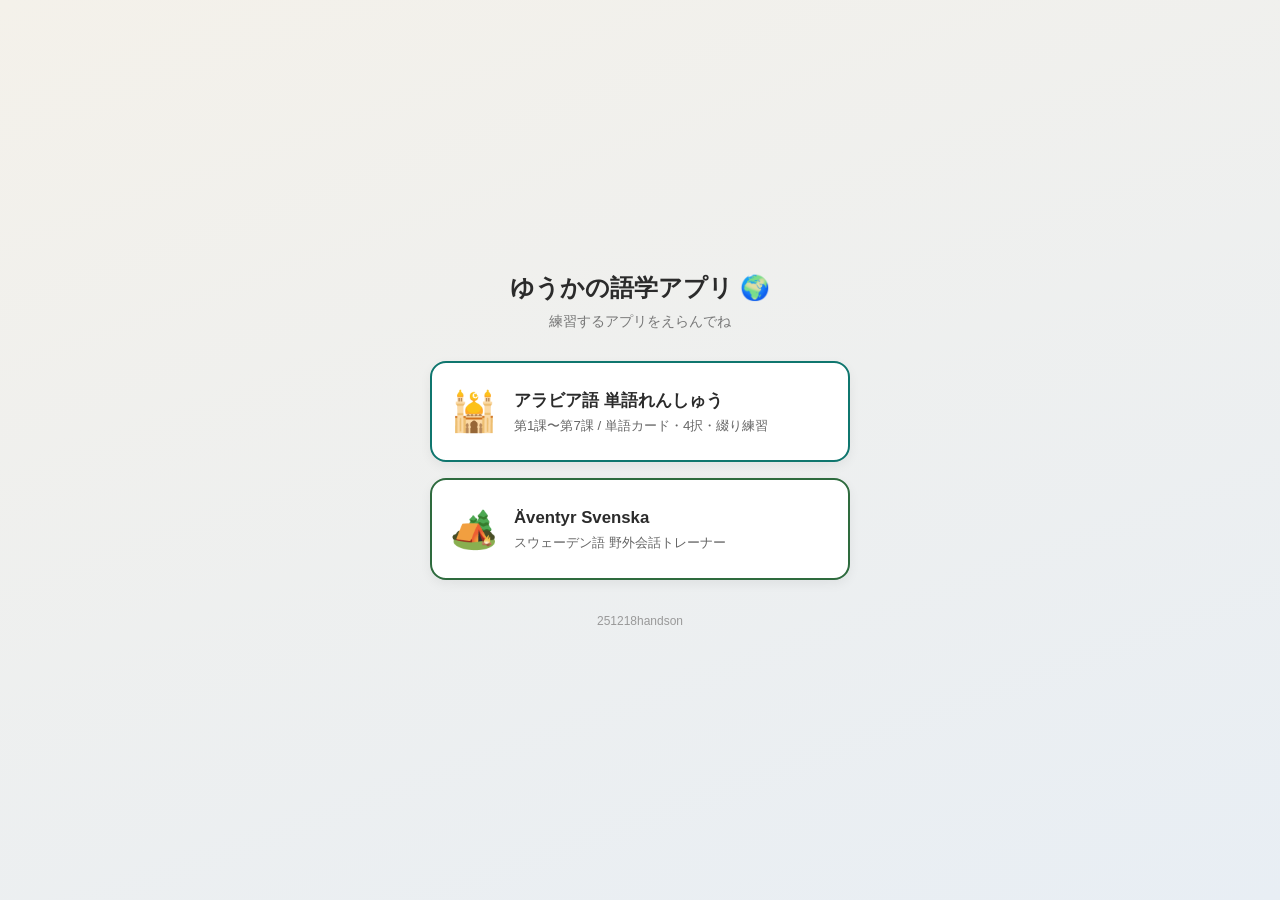
<file: index.html>
<!DOCTYPE html>
<html lang="ja">
<head>
<meta charset="UTF-8">
<meta name="viewport" content="width=device-width, initial-scale=1.0">
<title>ゆうかの語学アプリ</title>
<style>
  * { box-sizing: border-box; margin: 0; padding: 0; -webkit-tap-highlight-color: transparent; }
  body {
    font-family: "Noto Sans JP", "Hiragino Sans", sans-serif;
    background: linear-gradient(160deg, #f4f1ea 0%, #e8eef4 100%);
    color: #2b2b2b;
    min-height: 100vh;
    display: flex; flex-direction: column; align-items: center; justify-content: center;
    padding: 24px 16px;
    line-height: 1.6;
  }
  h1 { font-size: 1.5rem; margin-bottom: 4px; text-align: center; }
  .tagline { color: #777; font-size: 0.85rem; margin-bottom: 28px; text-align: center; }
  .apps { width: 100%; max-width: 420px; display: grid; gap: 16px; }
  .app-card {
    display: flex; align-items: center; gap: 16px;
    background: #fff;
    border: 2px solid #e2ddd0;
    border-radius: 16px;
    padding: 18px;
    text-decoration: none;
    color: inherit;
    box-shadow: 0 4px 12px rgba(0,0,0,0.06);
    transition: transform 0.1s;
  }
  .app-card:active { transform: scale(0.98); }
  .app-icon { font-size: 2.4rem; }
  .app-card b { font-size: 1.05rem; }
  .app-card small { color: #666; display: block; }
  .app-card.arabic { border-color: #0f766e; }
  .app-card.svenska { border-color: #2e6b3e; }
  footer { margin-top: 32px; font-size: 0.75rem; color: #999; }
</style>
</head>
<body>
  <h1>ゆうかの語学アプリ 🌍</h1>
  <p class="tagline">練習するアプリをえらんでね</p>
  <nav class="apps">
    <a class="app-card arabic" href="arabic/">
      <span class="app-icon">🕌</span>
      <span><b>アラビア語 単語れんしゅう</b>
      <small>第1課〜第7課 / 単語カード・4択・綴り練習</small></span>
    </a>
    <a class="app-card svenska" href="svenska/">
      <span class="app-icon">🏕️</span>
      <span><b>Äventyr Svenska</b>
      <small>スウェーデン語 野外会話トレーナー</small></span>
    </a>
  </nav>
  <footer>251218handson</footer>
</body>
</html>
</file>
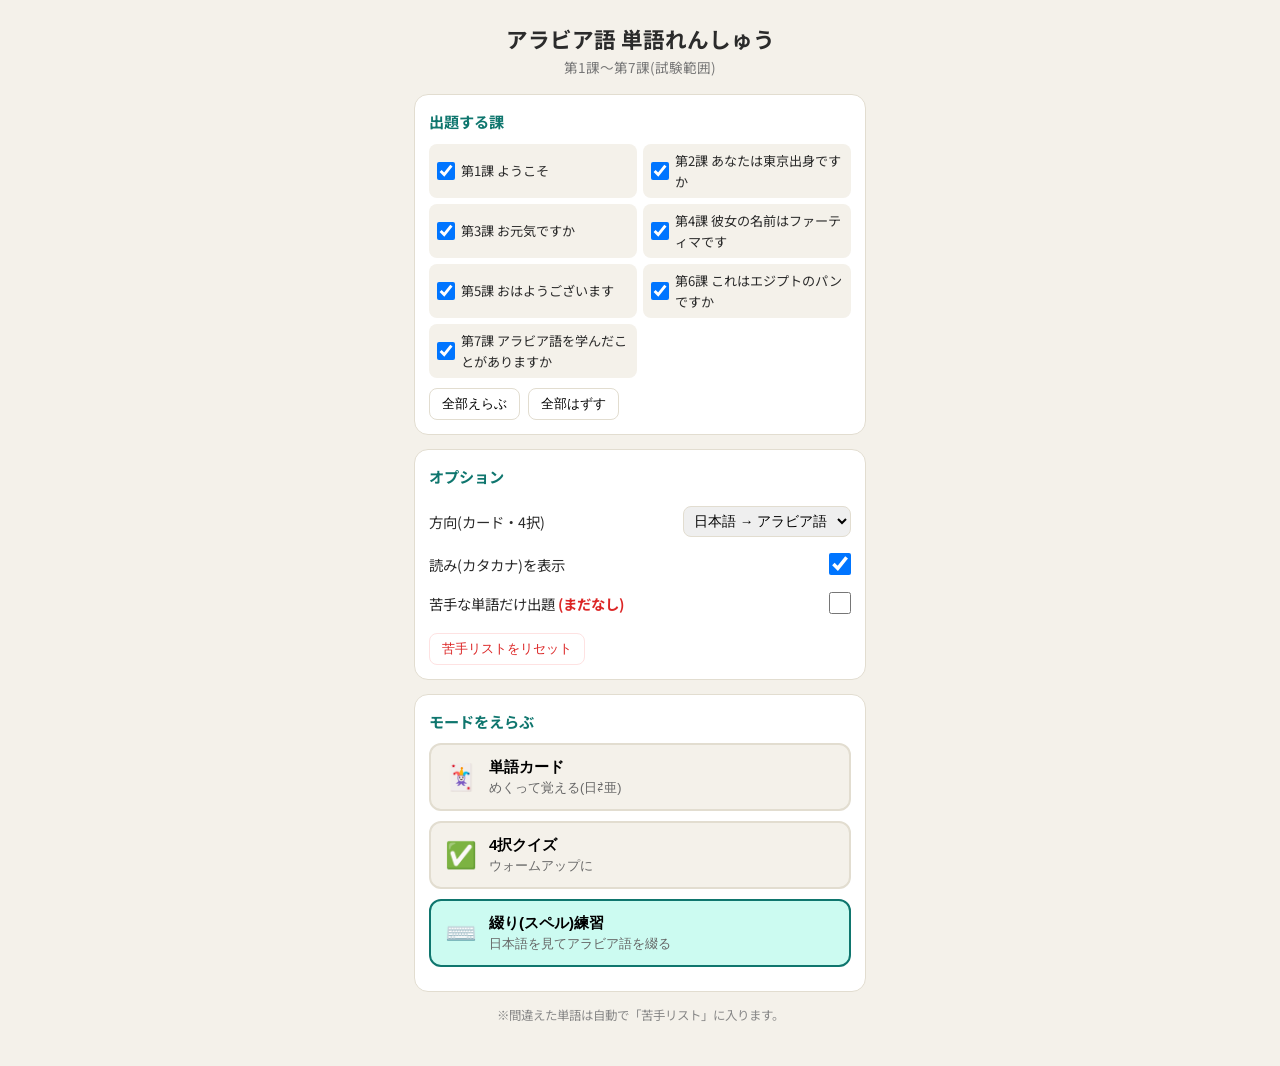
<file: arabic/index.html>
<!DOCTYPE html>
<html lang="ja">
<head>
<meta charset="UTF-8">
<meta name="viewport" content="width=device-width, initial-scale=1.0, user-scalable=no">
<title>アラビア語 単語れんしゅう</title>
<link rel="preconnect" href="https://fonts.googleapis.com">
<link rel="preconnect" href="https://fonts.gstatic.com" crossorigin>
<link href="https://fonts.googleapis.com/css2?family=Noto+Naskh+Arabic:wght@400;700&family=Noto+Sans+JP:wght@400;700&display=swap" rel="stylesheet">
<link rel="stylesheet" href="style.css">
</head>
<body>

<!-- ホーム画面 -->
<section id="screen-home" class="screen active">
  <header class="app-header">
    <h1>アラビア語 単語れんしゅう</h1>
    <p class="subtitle">第1課〜第7課(試験範囲)</p>
  </header>

  <div class="panel">
    <h2>出題する課</h2>
    <div id="lesson-filter" class="lesson-filter"></div>
    <div class="filter-actions">
      <button class="mini-btn" id="btn-all-lessons">全部えらぶ</button>
      <button class="mini-btn" id="btn-no-lessons">全部はずす</button>
    </div>
  </div>

  <div class="panel">
    <h2>オプション</h2>
    <label class="opt-row">
      <span>方向(カード・4択)</span>
      <select id="opt-direction">
        <option value="ja2ar">日本語 → アラビア語</option>
        <option value="ar2ja">アラビア語 → 日本語</option>
      </select>
    </label>
    <label class="opt-row">
      <span>読み(カタカナ)を表示</span>
      <input type="checkbox" id="opt-kana" checked>
    </label>
    <label class="opt-row">
      <span>苦手な単語だけ出題 <span id="weak-count" class="weak-badge"></span></span>
      <input type="checkbox" id="opt-weak-only">
    </label>
    <button class="mini-btn danger" id="btn-reset-weak">苦手リストをリセット</button>
  </div>

  <div class="panel mode-panel">
    <h2>モードをえらぶ</h2>
    <button class="mode-btn" data-mode="card">
      <span class="mode-icon">🃏</span>
      <span><b>単語カード</b><br><small>めくって覚える(日⇄亜)</small></span>
    </button>
    <button class="mode-btn" data-mode="choice">
      <span class="mode-icon">✅</span>
      <span><b>4択クイズ</b><br><small>ウォームアップに</small></span>
    </button>
    <button class="mode-btn main" data-mode="spell">
      <span class="mode-icon">⌨️</span>
      <span><b>綴り(スペル)練習</b><br><small>日本語を見てアラビア語を綴る</small></span>
    </button>
  </div>

  <p class="note">※間違えた単語は自動で「苦手リスト」に入ります。</p>
</section>

<!-- 単語カード画面 -->
<section id="screen-card" class="screen">
  <div class="quiz-header">
    <button class="mini-btn" data-action="quit">← やめる</button>
    <span id="card-progress" class="progress"></span>
  </div>
  <div id="flashcard" class="flashcard">
    <div id="card-front" class="card-face"></div>
    <div id="card-back" class="card-face back hidden"></div>
    <p class="tap-hint" id="card-hint">タップしてめくる</p>
  </div>
  <div class="card-actions">
    <button class="big-btn ng" id="btn-card-ng">まだ 😅</button>
    <button class="big-btn ok" id="btn-card-ok">覚えた 🎉</button>
  </div>
</section>

<!-- 4択クイズ画面 -->
<section id="screen-choice" class="screen">
  <div class="quiz-header">
    <button class="mini-btn" data-action="quit">← やめる</button>
    <span id="choice-progress" class="progress"></span>
  </div>
  <div class="prompt-box">
    <p class="prompt-label" id="choice-label"></p>
    <p class="prompt-main" id="choice-prompt"></p>
    <p class="prompt-sub" id="choice-kana"></p>
  </div>
  <div id="choice-options" class="choice-options"></div>
  <div id="choice-feedback" class="feedback hidden"></div>
  <button class="big-btn next hidden" id="btn-choice-next">次へ →</button>
</section>

<!-- 綴り練習画面 -->
<section id="screen-spell" class="screen">
  <div class="quiz-header">
    <button class="mini-btn" data-action="quit">← やめる</button>
    <span id="spell-progress" class="progress"></span>
  </div>
  <div class="prompt-box">
    <p class="prompt-label">アラビア語で綴ってみよう</p>
    <p class="prompt-main small" id="spell-prompt"></p>
    <p class="prompt-sub">
      <button class="mini-btn" id="btn-spell-hint">💡 読みヒント</button>
      <span id="spell-kana" class="hidden"></span>
    </p>
  </div>

  <div id="spell-input" class="spell-input" dir="rtl"><span class="placeholder">下のキーボードで入力</span></div>

  <div id="spell-feedback" class="feedback hidden"></div>

  <div id="spell-keyboard" class="keyboard"></div>

  <div class="spell-actions">
    <button class="big-btn ghost" id="btn-spell-giveup">答えを見る</button>
    <button class="big-btn ok" id="btn-spell-check">判定する ✔</button>
    <button class="big-btn next hidden" id="btn-spell-next">次へ →</button>
  </div>
</section>

<!-- 結果画面 -->
<section id="screen-result" class="screen">
  <header class="app-header">
    <h1>けっか発表 🎊</h1>
  </header>
  <div class="panel result-panel">
    <p id="result-score" class="result-score"></p>
    <p id="result-message" class="result-message"></p>
  </div>
  <div class="panel" id="result-wrong-panel">
    <h2>間違えた単語</h2>
    <ul id="result-wrong-list" class="wrong-list"></ul>
  </div>
  <div class="card-actions">
    <button class="big-btn ng hidden" id="btn-retry-wrong">間違えたものだけ もう一度</button>
    <button class="big-btn ok" id="btn-go-home">ホームへ</button>
  </div>
</section>

<script src="data.js"></script>
<script src="app.js"></script>
</body>
</html>
</file>
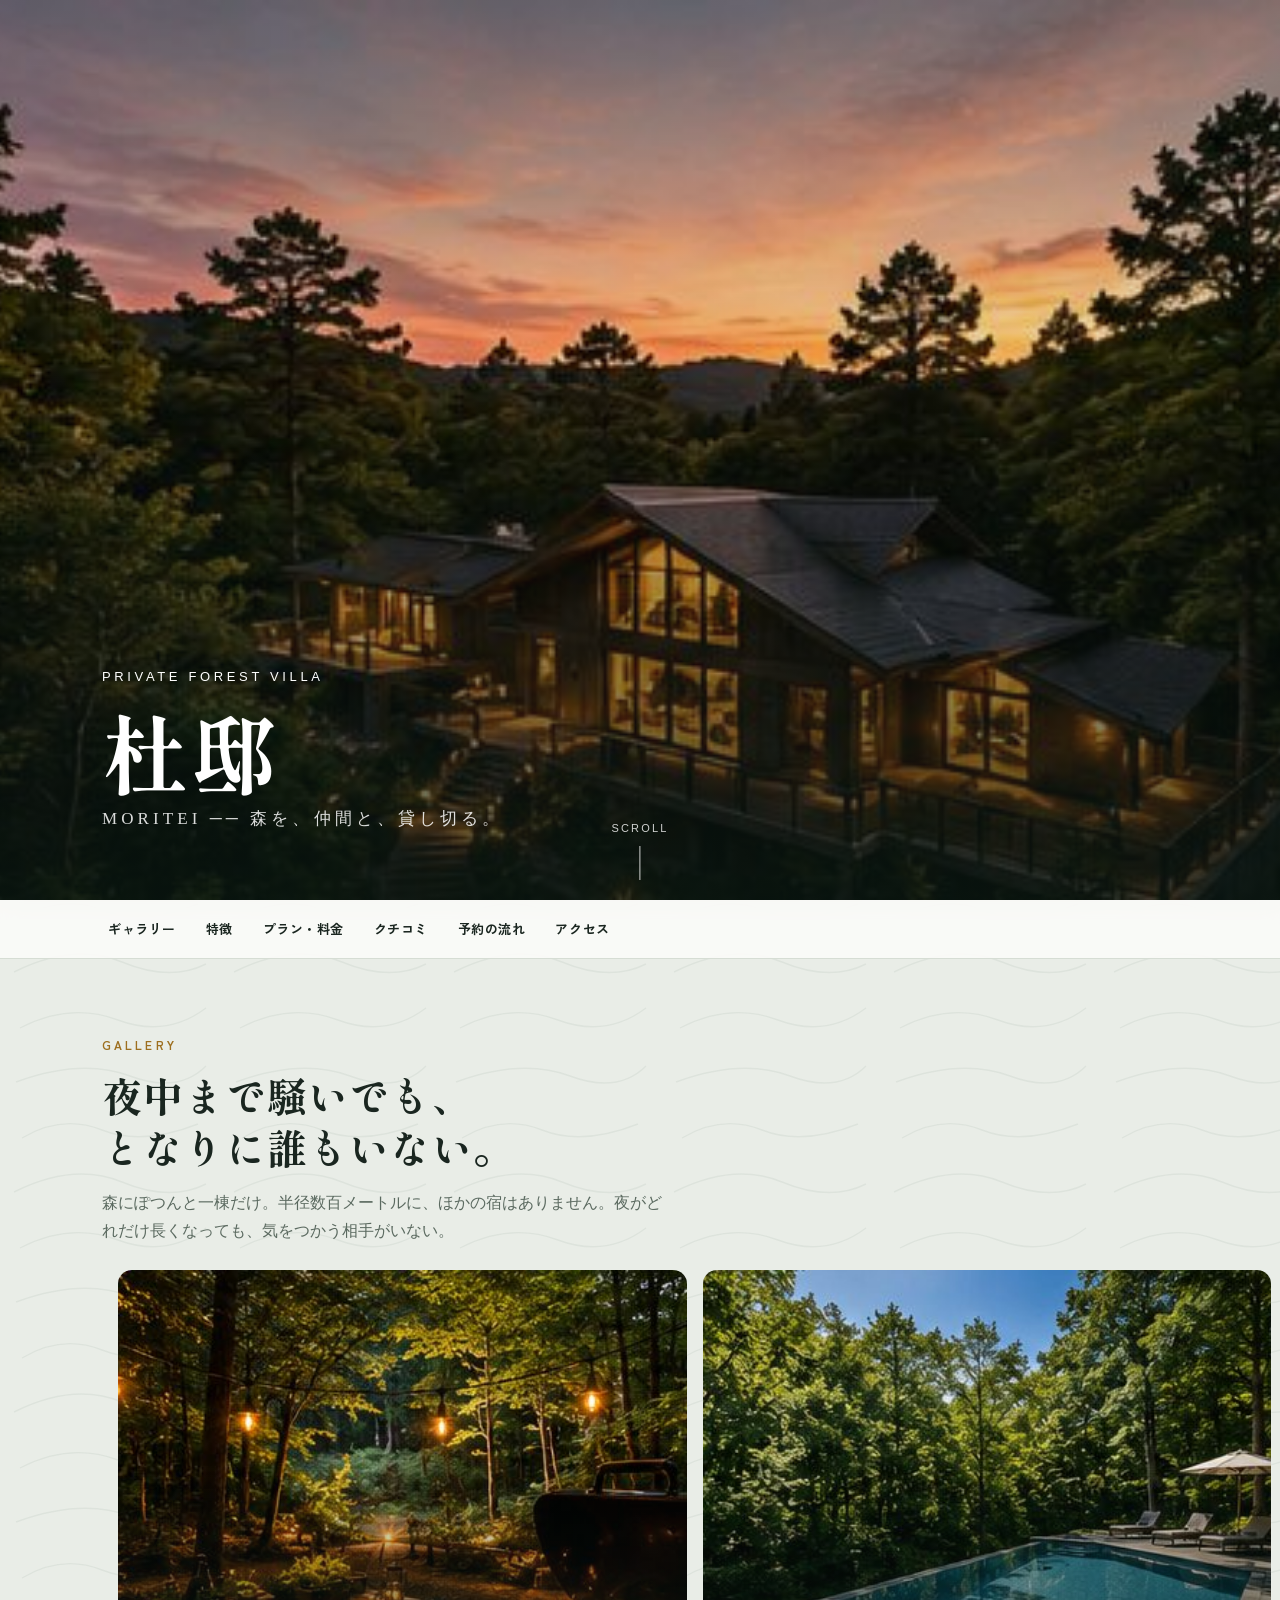
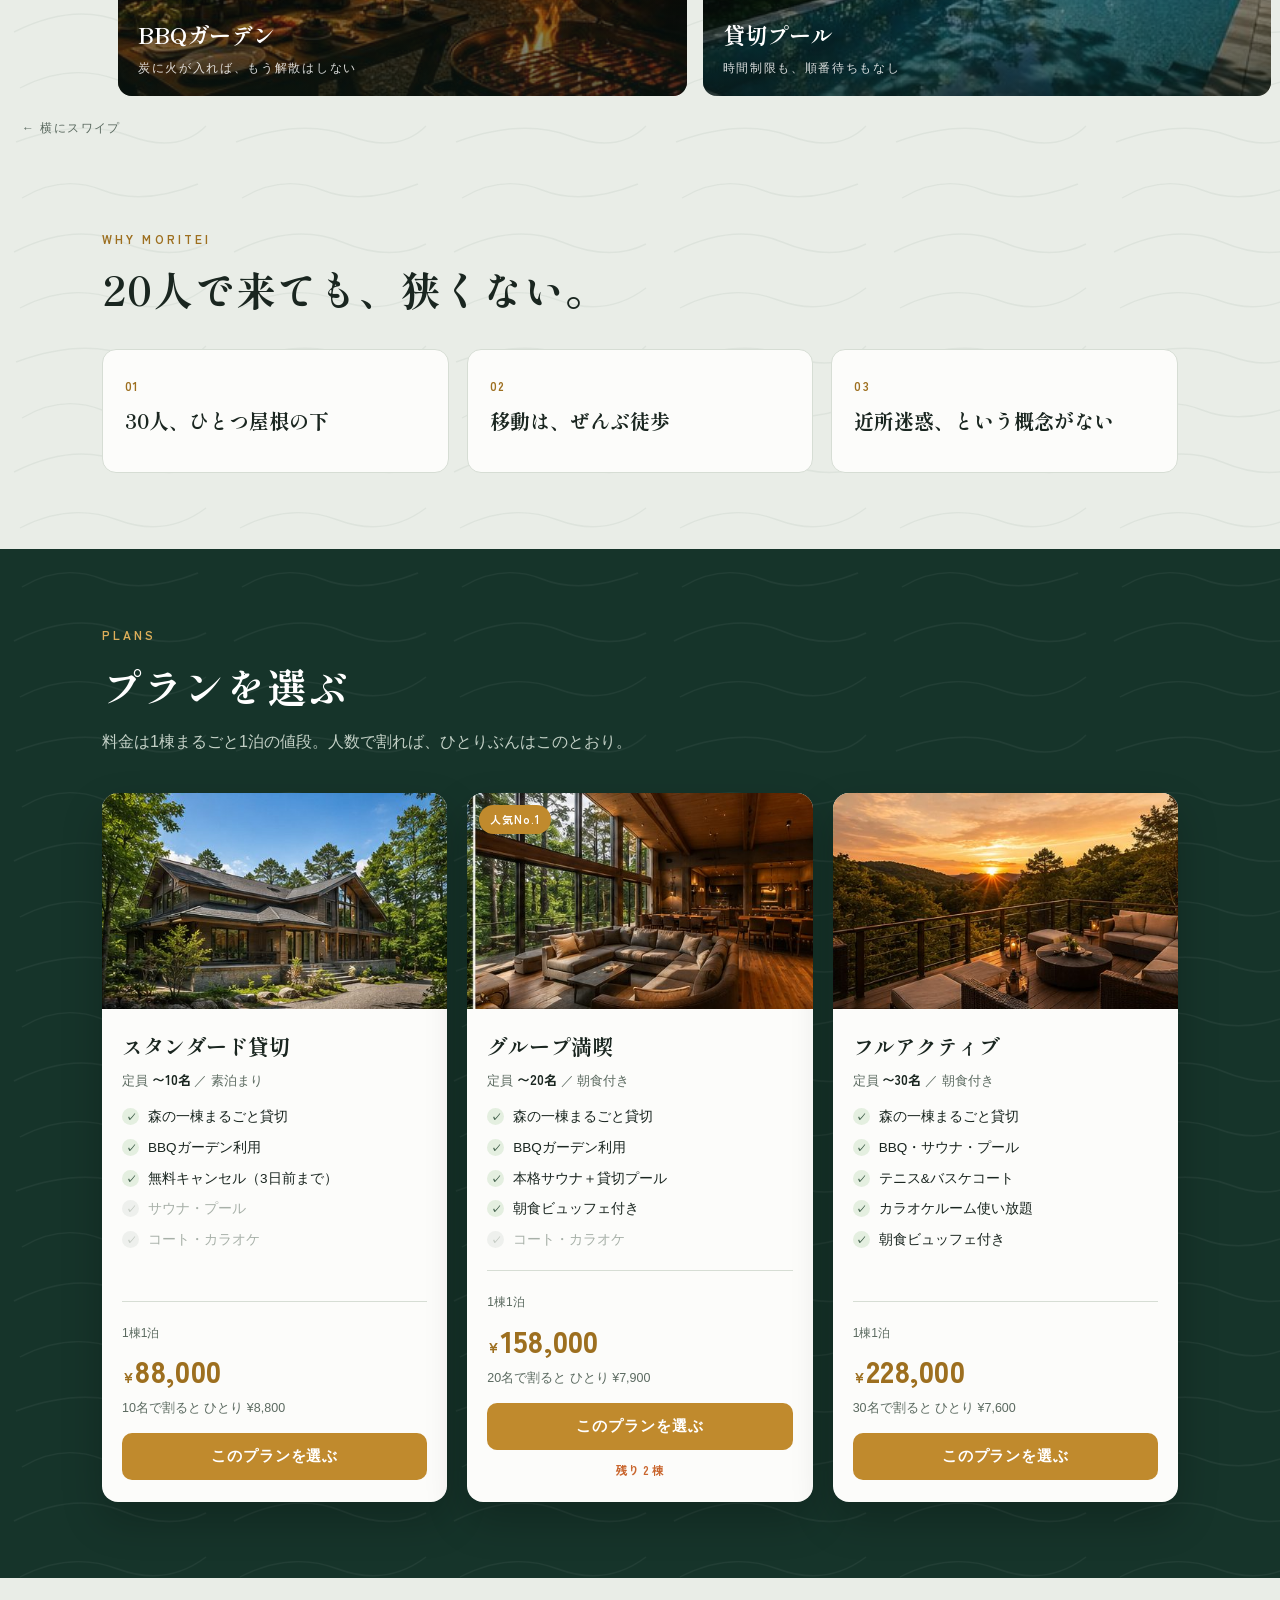
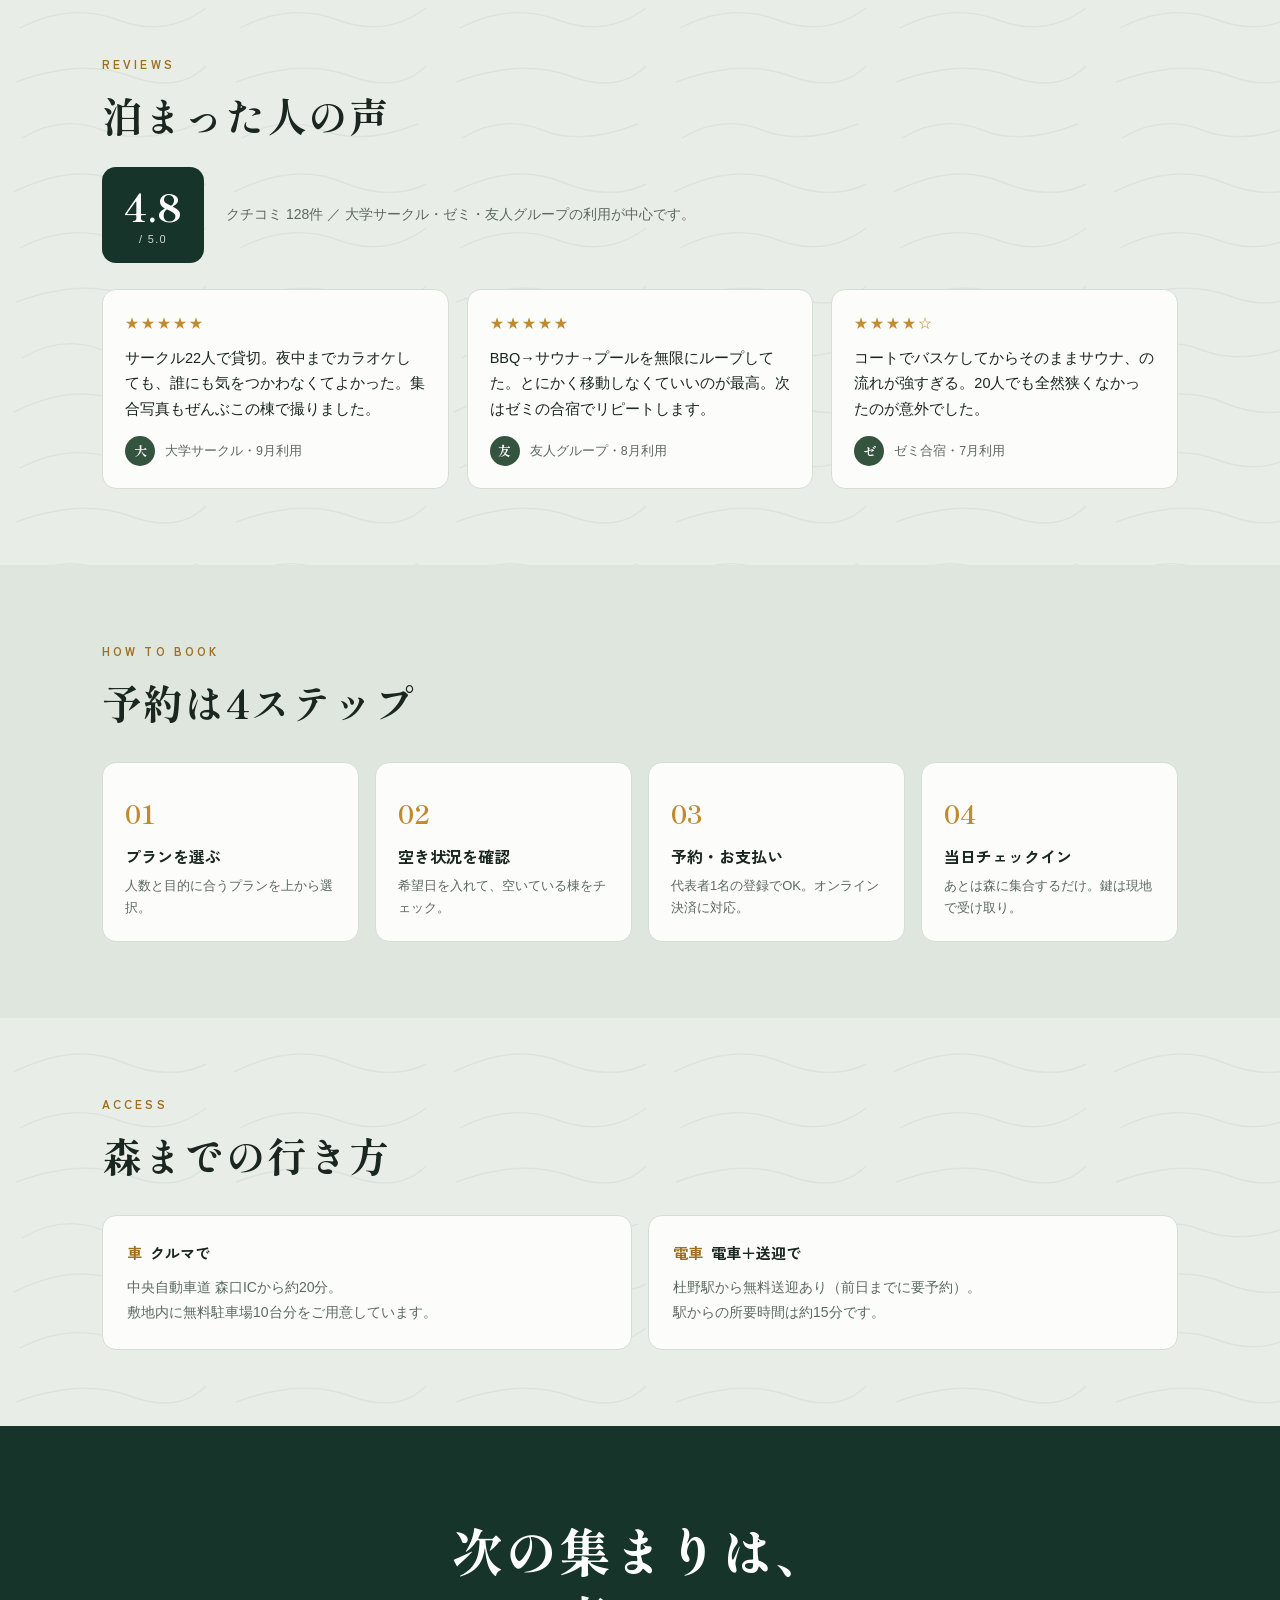
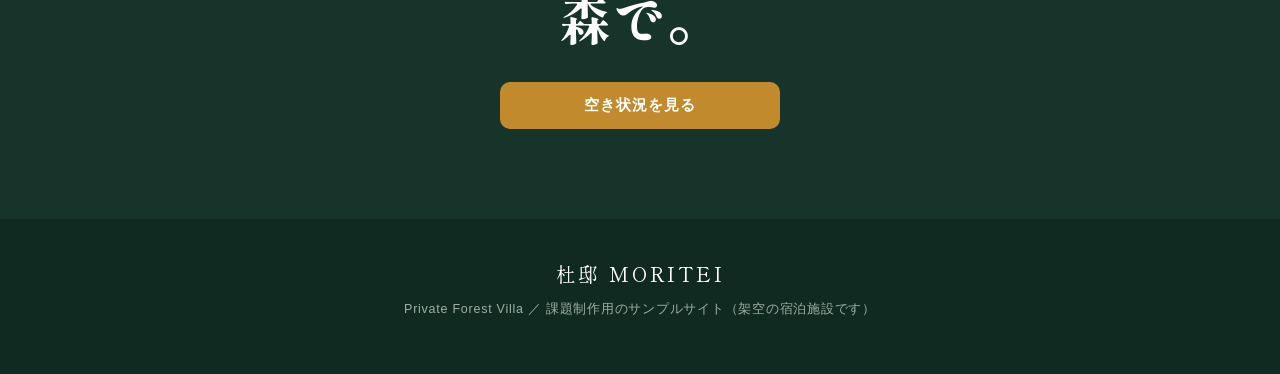
<file: moritei/index.html>
<!DOCTYPE html>
<html lang="ja">
<head>
<meta charset="UTF-8">
<meta name="viewport" content="width=device-width, initial-scale=1.0">
<title>杜邸 MORITEI — 森を、仲間と、貸し切る。</title>
<link rel="preconnect" href="https://fonts.googleapis.com">
<link rel="preconnect" href="https://fonts.gstatic.com" crossorigin>
<link href="https://fonts.googleapis.com/css2?family=Shippori+Mincho+B1:wght@500;600;700;800&family=Zen+Kaku+Gothic+New:wght@400;500;700&display=swap" rel="stylesheet">
<style>
  :root{
    --pine:#16342A; --moss:#35543F; --mist:#E9EDE7; --paper:#FCFCFA;
    --ink:#1A2620; --sub:#5B6A60; --amber:#C08A2D; --amber-dk:#9d6f1f;
    --line:#D6DDD4; --ease:cubic-bezier(0.16,1,0.3,1);
  }
  *{margin:0;padding:0;box-sizing:border-box}
  html{scroll-behavior:smooth}
  body{font-family:"Zen Kaku Gothic New",sans-serif;color:var(--ink);background:var(--mist);line-height:1.7;-webkit-font-smoothing:antialiased}
  .mincho{font-family:"Shippori Mincho B1",serif}
  .wrap{max-width:1120px;margin:0 auto;padding:0 22px}
  img{display:block}

  /* ヒーロー */
  .hero{position:relative;height:100svh;min-height:560px;display:flex;align-items:flex-end;overflow:hidden;background:var(--pine)}
  .hero img{position:absolute;inset:0;width:100%;height:100%;object-fit:cover;animation:kb 18s var(--ease) infinite alternate}
  @keyframes kb{from{transform:scale(1.06)}to{transform:scale(1)}}
  .hero::after{content:"";position:absolute;inset:0;background:linear-gradient(180deg,rgba(11,25,19,.28) 0%,rgba(11,25,19,.05) 40%,rgba(11,25,19,.72) 100%)}
  .hero-in{position:relative;z-index:2;color:#fff;padding:0 22px 8vh;max-width:1120px;margin:0 auto;width:100%}
  .eyebrow{font-size:13px;letter-spacing:.28em;font-weight:500;opacity:.9;text-transform:uppercase;margin-bottom:18px}
  .hero h1{font-size:clamp(38px,8vw,86px);font-weight:800;line-height:1.05;letter-spacing:.02em}
  .hero h1 small{display:block;font-size:clamp(13px,2.6vw,17px);font-weight:500;letter-spacing:.24em;opacity:.85;margin-top:14px;font-family:"Zen Kaku Gothic New"}
  .scrollcue{position:absolute;left:50%;bottom:20px;transform:translateX(-50%);z-index:2;color:#fff;font-size:11px;letter-spacing:.2em;opacity:.8;text-align:center}
  .scrollcue span{display:block;width:1px;height:34px;background:#fff;margin:8px auto 0;transform-origin:top;animation:cue 1.8s var(--ease) infinite}
  @keyframes cue{0%{transform:scaleY(0)}45%{transform:scaleY(1)}100%{transform:scaleY(0);transform-origin:bottom}}

  .sec{padding:76px 0}
  .kicker{font-size:12px;letter-spacing:.26em;color:var(--amber-dk);font-weight:700;text-transform:uppercase;margin-bottom:14px}
  .sec h2{font-size:clamp(26px,4.5vw,40px);font-weight:700;letter-spacing:.03em;line-height:1.3}
  .lead{color:var(--sub);margin-top:16px;max-width:560px}

  /* 写真カルーセル */
  .rail{display:flex;gap:16px;overflow-x:auto;scroll-snap-type:x mandatory;padding:26px 22px 22px;-webkit-overflow-scrolling:touch;scrollbar-width:none}
  .rail::-webkit-scrollbar{display:none}
  .rail::before,.rail::after{content:"";flex:0 0 max(0px,calc((100vw - 1120px)/2))}
  .shot{position:relative;flex:0 0 78%;max-width:620px;aspect-ratio:4/3;border-radius:14px;overflow:hidden;scroll-snap-align:center;background:var(--moss)}
  .shot img{width:100%;height:100%;object-fit:cover;transition:transform 1.2s var(--ease)}
  .shot:hover img{transform:scale(1.05)}
  .shot::after{content:"";position:absolute;inset:0;background:linear-gradient(180deg,transparent 45%,rgba(11,25,19,.66) 100%)}
  .shot .cap{position:absolute;left:20px;bottom:16px;z-index:2;color:#fff}
  .shot .cap b{display:block;font-family:"Shippori Mincho B1";font-size:22px;font-weight:700}
  .shot .cap em{font-style:normal;font-size:12px;letter-spacing:.14em;opacity:.85}
  .swipehint{color:var(--sub);font-size:12px;letter-spacing:.12em;padding:0 22px}
  @media(min-width:760px){.shot{flex-basis:46%}}

  /* できること */
  .feat{display:grid;grid-template-columns:repeat(auto-fit,minmax(220px,1fr));gap:18px;margin-top:34px}
  .card-f{background:var(--paper);border:1px solid var(--line);border-radius:14px;padding:26px 22px}
  .card-f .n{font-size:12px;color:var(--amber-dk);font-weight:700;letter-spacing:.1em}
  .card-f h3{font-family:"Shippori Mincho B1";font-size:20px;font-weight:700;margin:8px 0 8px}
  .card-f p{color:var(--sub);font-size:14px}

  /* プラン */
  .plans{background:var(--pine);color:var(--mist)}
  .plans .kicker{color:#dcae5a}
  .plans h2{color:#fff}
  .plans .lead{color:#c3d0c6}
  .plist{display:grid;gap:20px;margin-top:38px;grid-template-columns:repeat(auto-fit,minmax(300px,1fr))}
  .plan{background:var(--paper);color:var(--ink);border-radius:16px;overflow:hidden;display:flex;flex-direction:column;box-shadow:0 18px 40px rgba(0,0,0,.22)}
  .plan .ph{position:relative;aspect-ratio:16/10;background:var(--moss)}
  .plan .ph img{width:100%;height:100%;object-fit:cover}
  .badge{position:absolute;top:12px;left:12px;background:var(--amber);color:#fff;font-size:11px;font-weight:700;letter-spacing:.08em;padding:5px 11px;border-radius:100px}
  .plan .body{padding:20px 20px 22px;display:flex;flex-direction:column;flex:1}
  .plan h3{font-family:"Shippori Mincho B1";font-size:21px;font-weight:700}
  .cap-num{color:var(--sub);font-size:13px;margin:4px 0 14px}
  .cap-num b{color:var(--ink)}
  .incl{list-style:none;display:flex;flex-direction:column;gap:8px;margin-bottom:18px}
  .incl li{font-size:13.5px;display:flex;align-items:flex-start;gap:9px}
  .incl li.off{color:#a7b0a8}
  .ck{flex:0 0 17px;width:17px;height:17px;border-radius:50%;margin-top:2px;display:grid;place-items:center;background:#e4efe0;color:var(--moss);font-size:10px;font-weight:800}
  .incl li.off .ck{background:#eef0ed;color:#c0c7bf}
  .price{margin-top:auto;border-top:1px solid var(--line);padding-top:16px}
  .price .per{color:var(--sub);font-size:12px}
  .price .yen{font-size:30px;font-weight:800;color:var(--amber-dk);letter-spacing:.01em}
  .price .yen small{font-size:14px;font-weight:700}
  .price .each{color:var(--sub);font-size:12.5px;margin-top:2px}
  .cta{margin-top:14px;display:block;width:100%;text-align:center;background:var(--amber);color:#fff;font-weight:700;font-size:15px;letter-spacing:.06em;border:0;border-radius:10px;padding:14px;cursor:pointer;transition:background .25s var(--ease),transform .25s var(--ease)}
  .cta:hover{background:var(--amber-dk)}
  .cta:active{transform:scale(.98)}
  .left{color:#c9662e;font-size:12px;font-weight:700;margin-top:10px;text-align:center}

  /* クチコミ */
  .rev-head{display:flex;align-items:center;gap:22px;flex-wrap:wrap;margin-top:26px}
  .score{background:var(--pine);color:#fff;border-radius:14px;padding:16px 22px;text-align:center;line-height:1.2}
  .score b{font-family:"Shippori Mincho B1";font-size:38px;font-weight:700;display:block}
  .score span{font-size:11px;letter-spacing:.12em;opacity:.8}
  .rev-head p{color:var(--sub);font-size:14px}
  .revs{display:grid;grid-template-columns:repeat(auto-fit,minmax(260px,1fr));gap:18px;margin-top:26px}
  .rev{background:var(--paper);border:1px solid var(--line);border-radius:14px;padding:22px}
  .stars{color:var(--amber);letter-spacing:2px;font-size:14px}
  .rev p{margin:10px 0 14px;font-size:14.5px;line-height:1.75}
  .rev .who{display:flex;align-items:center;gap:10px;font-size:12.5px;color:var(--sub)}
  .av{width:30px;height:30px;border-radius:50%;background:var(--moss);color:#fff;display:grid;place-items:center;font-size:13px;font-weight:700;font-family:"Shippori Mincho B1"}

  /* 予約の流れ */
  .steps{display:grid;grid-template-columns:repeat(auto-fit,minmax(200px,1fr));gap:16px;margin-top:34px;counter-reset:s}
  .step{position:relative;background:var(--paper);border:1px solid var(--line);border-radius:14px;padding:28px 22px 22px}
  .step::before{counter-increment:s;content:"0" counter(s);font-family:"Shippori Mincho B1";font-size:26px;font-weight:700;color:var(--amber);display:block;margin-bottom:8px}
  .step h4{font-size:16px;font-weight:700;margin-bottom:5px}
  .step p{color:var(--sub);font-size:13px}

  /* アクセス */
  .access{display:grid;grid-template-columns:1fr 1fr;gap:16px;margin-top:34px}
  .acol{background:var(--paper);border:1px solid var(--line);border-radius:14px;padding:24px}
  .acol h4{font-size:15px;font-weight:700;margin-bottom:10px;display:flex;gap:8px;align-items:center}
  .acol h4 i{font-style:normal;color:var(--amber-dk)}
  .acol p{color:var(--sub);font-size:14px;line-height:1.8}
  @media(max-width:560px){.access{grid-template-columns:1fr}}

  /* 締めCTA */
  .final{background:var(--pine);color:#fff;text-align:center;padding:90px 22px}
  .final h2{font-family:"Shippori Mincho B1";font-size:clamp(28px,6vw,52px);font-weight:800;letter-spacing:.04em;line-height:1.3}
  .final .cta{max-width:280px;margin:30px auto 0}

  footer{background:#102a21;color:#9fb0a3;text-align:center;padding:38px 22px 54px;font-size:12.5px;letter-spacing:.06em}
  footer .mincho{color:#fff;font-size:20px;letter-spacing:.14em;margin-bottom:8px}

  .scene{width:100%;height:100%;display:block;object-fit:cover}
  .hero .scene{position:absolute;inset:0;animation:kb 18s var(--ease) infinite alternate}
  .nav{position:sticky;top:0;z-index:50;background:rgba(252,252,250,.86);backdrop-filter:blur(10px);-webkit-backdrop-filter:blur(10px);border-bottom:1px solid var(--line)}
  .nav ul{display:flex;gap:2px;list-style:none;overflow-x:auto;padding:10px 14px;max-width:1120px;margin:0 auto;scrollbar-width:none}
  .nav ul::-webkit-scrollbar{display:none}
  .nav a{display:block;padding:8px 14px;border-radius:100px;font-size:13px;font-weight:700;color:var(--ink);text-decoration:none;white-space:nowrap;letter-spacing:.04em}
  .nav a:hover{background:#e2e9e0}
  section[id]{scroll-margin-top:66px}
  body{background-image:url("data:image/svg+xml,<svg xmlns=%27http://www.w3.org/2000/svg%27 width=%27220%27 height=%27220%27 viewBox=%270 0 220 220%27><g fill=%27none%27 stroke=%27rgba(22,52,42,0.055)%27 stroke-width=%271.4%27><path d=%27M22 38q40-24 80-8t96-6%27/><path d=%27M14 92q60-30 108-10t84 2%27/><path d=%27M20 148q50-26 98-8t88-12%27/><path d=%27M16 202q66-24 114-6t76-10%27/></g></svg>")}
  .plans{background-image:url("data:image/svg+xml,<svg xmlns=%27http://www.w3.org/2000/svg%27 width=%27220%27 height=%27220%27 viewBox=%270 0 220 220%27><g fill=%27none%27 stroke=%27rgba(255,255,255,0.05)%27 stroke-width=%271.4%27><path d=%27M22 38q40-24 80-8t96-6%27/><path d=%27M14 92q60-30 108-10t84 2%27/><path d=%27M20 148q50-26 98-8t88-12%27/><path d=%27M16 202q66-24 114-6t76-10%27/></g></svg>")}
  .rise{opacity:0;transform:translateY(26px);transition:opacity .9s var(--ease),transform .9s var(--ease)}
  .rise.in{opacity:1;transform:none}
  @media(prefers-reduced-motion:reduce){*,*::after{animation:none!important;transition:none!important}.rise{opacity:1;transform:none}}
</style>
</head>
<body>

  <!-- ヒーロー：画像はPollinations（無料AI画像API・キー不要）で生成。失敗時はpicsumに自動フォールバック -->
  <header class="hero">
    <img class="scene" src="images/hero.jpg" alt="">
    <div class="hero-in">
      <p class="eyebrow rise">Private Forest Villa</p>
      <h1 class="mincho rise">杜邸<small>MORITEI ── 森を、仲間と、貸し切る。</small></h1>
    </div>
    <div class="scrollcue">SCROLL<span></span></div>
  </header>
  <nav class="nav"><ul><li><a href="#gallery">ギャラリー</a></li><li><a href="#feat">特徴</a></li><li><a href="#plans">プラン・料金</a></li><li><a href="#reviews">クチコミ</a></li><li><a href="#book">予約の流れ</a></li><li><a href="#access">アクセス</a></li></ul></nav>


  <!-- 写真カルーセル -->
  <section id="gallery" class="sec" style="padding-bottom:14px">
    <div class="wrap">
      <p class="kicker rise">Gallery</p>
      <h2 class="mincho rise">夜中まで騒いでも、<br>となりに誰もいない。</h2>
      <p class="lead rise">森にぽつんと一棟だけ。半径数百メートルに、ほかの宿はありません。夜がどれだけ長くなっても、気をつかう相手がいない。</p>
    </div>
    <div class="rail" id="rail">
      <div class="shot"><img class="scene" src="images/bbq.jpg" alt=""><div class="cap"><b>BBQガーデン</b><em>炭に火が入れば、もう解散はしない</em></div></div>
      <div class="shot"><img class="scene" src="images/pool.jpg" alt=""><div class="cap"><b>貸切プール</b><em>時間制限も、順番待ちもなし</em></div></div>
      <div class="shot"><img class="scene" src="images/sauna.jpg" alt=""><div class="cap"><b>本格サウナ</b><em>外気浴は、森の風で</em></div></div>
      <div class="shot"><img class="scene" src="images/karaoke.jpg" alt=""><div class="cap"><b>カラオケルーム</b><em>朝までマイクは離さない</em></div></div>
      <div class="shot"><img class="scene" src="images/court.jpg" alt=""><div class="cap"><b>テニス&バスケコート</b><em>汗をかいて、またサウナへ</em></div></div>
    </div>
    <p class="swipehint">← 横にスワイプ</p>
  </section>

  <!-- できること -->
  <section id="feat" class="sec">
    <div class="wrap">
      <p class="kicker rise">Why MORITEI</p>
      <h2 class="mincho rise">20人で来ても、狭くない。</h2>
      <div class="feat">
        <div class="card-f rise"><div class="n">01</div><h3 class="mincho">30人、ひとつ屋根の下</h3></div>
        <div class="card-f rise"><div class="n">02</div><h3 class="mincho">移動は、ぜんぶ徒歩</h3></div>
        <div class="card-f rise"><div class="n">03</div><h3 class="mincho">近所迷惑、という概念がない</h3></div>
      </div>
    </div>
  </section>

  <!-- プラン -->
  <section id="plans" class="sec plans">
    <div class="wrap">
      <p class="kicker rise">Plans</p>
      <h2 class="mincho rise">プランを選ぶ</h2>
      <p class="lead rise">料金は1棟まるごと1泊の値段。人数で割れば、ひとりぶんはこのとおり。</p>
      <div class="plist">
        <article class="plan rise">
          <div class="ph"><img class="scene" src="images/plan1.jpg" alt=""></div>
          <div class="body">
            <h3 class="mincho">スタンダード貸切</h3>
            <p class="cap-num">定員 <b>〜10名</b> ／ 素泊まり</p>
            <ul class="incl">
              <li><span class="ck">✓</span>森の一棟まるごと貸切</li>
              <li><span class="ck">✓</span>BBQガーデン利用</li>
              <li><span class="ck">✓</span>無料キャンセル（3日前まで）</li>
              <li class="off"><span class="ck">✓</span>サウナ・プール</li>
              <li class="off"><span class="ck">✓</span>コート・カラオケ</li>
            </ul>
            <div class="price"><span class="per">1棟1泊</span><div class="yen"><small>¥</small>88,000</div><div class="each">10名で割ると ひとり ¥8,800</div><button class="cta">このプランを選ぶ</button></div>
          </div>
        </article>
        <article class="plan rise">
          <div class="ph"><img class="scene" src="images/plan2.jpg" alt=""><span class="badge">人気No.1</span></div>
          <div class="body">
            <h3 class="mincho">グループ満喫</h3>
            <p class="cap-num">定員 <b>〜20名</b> ／ 朝食付き</p>
            <ul class="incl">
              <li><span class="ck">✓</span>森の一棟まるごと貸切</li>
              <li><span class="ck">✓</span>BBQガーデン利用</li>
              <li><span class="ck">✓</span>本格サウナ＋貸切プール</li>
              <li><span class="ck">✓</span>朝食ビュッフェ付き</li>
              <li class="off"><span class="ck">✓</span>コート・カラオケ</li>
            </ul>
            <div class="price"><span class="per">1棟1泊</span><div class="yen"><small>¥</small>158,000</div><div class="each">20名で割ると ひとり ¥7,900</div><button class="cta">このプランを選ぶ</button><p class="left">残り 2 棟</p></div>
          </div>
        </article>
        <article class="plan rise">
          <div class="ph"><img class="scene" src="images/plan3.jpg" alt=""></div>
          <div class="body">
            <h3 class="mincho">フルアクティブ</h3>
            <p class="cap-num">定員 <b>〜30名</b> ／ 朝食付き</p>
            <ul class="incl">
              <li><span class="ck">✓</span>森の一棟まるごと貸切</li>
              <li><span class="ck">✓</span>BBQ・サウナ・プール</li>
              <li><span class="ck">✓</span>テニス&バスケコート</li>
              <li><span class="ck">✓</span>カラオケルーム使い放題</li>
              <li><span class="ck">✓</span>朝食ビュッフェ付き</li>
            </ul>
            <div class="price"><span class="per">1棟1泊</span><div class="yen"><small>¥</small>228,000</div><div class="each">30名で割ると ひとり ¥7,600</div><button class="cta">このプランを選ぶ</button></div>
          </div>
        </article>
      </div>
    </div>
  </section>

  <!-- ▼ ここから「プランカードの先」 ▼ -->

  <!-- クチコミ（アゴダのクチコミ欄イメージ） -->
  <section id="reviews" class="sec">
    <div class="wrap">
      <p class="kicker rise">Reviews</p>
      <h2 class="mincho rise">泊まった人の声</h2>
      <div class="rev-head rise">
        <div class="score"><b>4.8</b><span>/ 5.0</span></div>
        <p>クチコミ 128件 ／ 大学サークル・ゼミ・友人グループの利用が中心です。</p>
      </div>
      <div class="revs">
        <div class="rev rise"><div class="stars">★★★★★</div><p>サークル22人で貸切。夜中までカラオケしても、誰にも気をつかわなくてよかった。集合写真もぜんぶこの棟で撮りました。</p><div class="who"><span class="av">大</span>大学サークル・9月利用</div></div>
        <div class="rev rise"><div class="stars">★★★★★</div><p>BBQ→サウナ→プールを無限にループしてた。とにかく移動しなくていいのが最高。次はゼミの合宿でリピートします。</p><div class="who"><span class="av">友</span>友人グループ・8月利用</div></div>
        <div class="rev rise"><div class="stars">★★★★☆</div><p>コートでバスケしてからそのままサウナ、の流れが強すぎる。20人でも全然狭くなかったのが意外でした。</p><div class="who"><span class="av">ゼ</span>ゼミ合宿・7月利用</div></div>
      </div>
    </div>
  </section>

  <!-- 予約の流れ（本当に順番があるので番号は意味を持つ） -->
  <section id="book" class="sec" style="background:#dfe6dd">
    <div class="wrap">
      <p class="kicker rise">How to book</p>
      <h2 class="mincho rise">予約は4ステップ</h2>
      <div class="steps">
        <div class="step rise"><h4>プランを選ぶ</h4><p>人数と目的に合うプランを上から選択。</p></div>
        <div class="step rise"><h4>空き状況を確認</h4><p>希望日を入れて、空いている棟をチェック。</p></div>
        <div class="step rise"><h4>予約・お支払い</h4><p>代表者1名の登録でOK。オンライン決済に対応。</p></div>
        <div class="step rise"><h4>当日チェックイン</h4><p>あとは森に集合するだけ。鍵は現地で受け取り。</p></div>
      </div>
    </div>
  </section>

  <!-- アクセス -->
  <section id="access" class="sec">
    <div class="wrap">
      <p class="kicker rise">Access</p>
      <h2 class="mincho rise">森までの行き方</h2>
      <div class="access">
        <div class="acol rise"><h4><i>車</i>クルマで</h4><p>中央自動車道 森口ICから約20分。<br>敷地内に無料駐車場10台分をご用意しています。</p></div>
        <div class="acol rise"><h4><i>電車</i>電車＋送迎で</h4><p>杜野駅から無料送迎あり（前日までに要予約）。<br>駅からの所要時間は約15分です。</p></div>
      </div>
    </div>
  </section>

  <!-- 締めのCTA -->
  <section class="final">
    <div class="wrap">
      <h2 class="rise">次の集まりは、<br>森で。</h2>
      <button class="cta rise">空き状況を見る</button>
    </div>
  </section>

  <footer>
    <div class="mincho">杜邸 MORITEI</div>
    Private Forest Villa ／ 課題制作用のサンプルサイト（架空の宿泊施設です）
  </footer>

<script>
  const io = new IntersectionObserver((entries)=>{
    entries.forEach((e,i)=>{
      if(e.isIntersecting){
        e.target.style.transitionDelay = (i%3)*0.09 + "s";
        e.target.classList.add("in");
        io.unobserve(e.target);
      }
    });
  },{threshold:0.16});
  document.querySelectorAll(".rise").forEach(el=>io.observe(el));
</script>
</body>
</html>
</file>
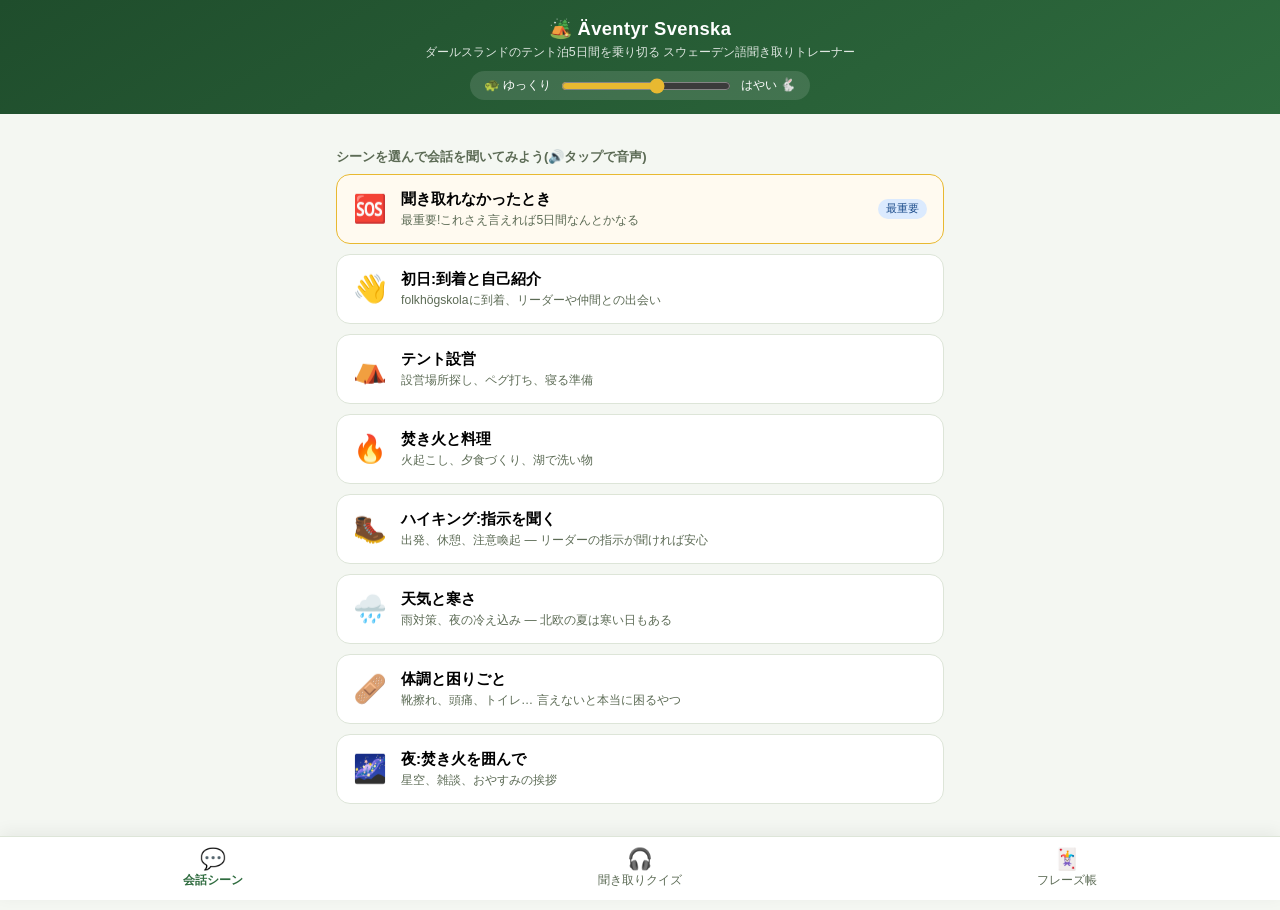
<file: svenska/index.html>
<!DOCTYPE html>
<html lang="ja">
<head>
<meta charset="UTF-8">
<meta name="viewport" content="width=device-width, initial-scale=1.0">
<title>Äventyr Svenska — スウェーデン語 野外会話トレーナー</title>
<style>
  :root {
    --bg: #f4f7f2;
    --card: #ffffff;
    --ink: #23301f;
    --sub: #5c6b55;
    --forest: #2e6b3e;
    --forest-dark: #1f4d2c;
    --sky: #dbeafe;
    --accent: #e8b931;
    --danger: #c0392b;
    --line: #dde5d8;
    --radius: 14px;
    font-size: 16px;
  }
  * { box-sizing: border-box; margin: 0; padding: 0; }
  body {
    font-family: "Hiragino Sans", "Yu Gothic", "Noto Sans JP", sans-serif;
    background: var(--bg);
    color: var(--ink);
    min-height: 100vh;
    padding-bottom: 90px;
  }
  header {
    background: linear-gradient(150deg, var(--forest-dark), var(--forest));
    color: #fff;
    padding: 18px 16px 14px;
    text-align: center;
  }
  header h1 { font-size: 1.15rem; letter-spacing: .02em; }
  header p { font-size: .78rem; opacity: .85; margin-top: 4px; }

  .rate-bar {
    display: flex; align-items: center; justify-content: center; gap: 10px;
    background: rgba(255,255,255,.12); border-radius: 99px;
    padding: 6px 14px; margin: 10px auto 0; max-width: 340px;
    font-size: .78rem;
  }
  .rate-bar input { flex: 1; accent-color: var(--accent); }

  #voiceWarn {
    display: none;
    background: #fdf3d7; color: #7a5c00;
    font-size: .8rem; padding: 10px 14px; text-align: center;
    border-bottom: 1px solid #f0dfa8;
  }

  main { max-width: 640px; margin: 0 auto; padding: 16px; }

  nav.tabs {
    position: fixed; bottom: 0; left: 0; right: 0;
    display: flex; background: #fff;
    border-top: 1px solid var(--line);
    box-shadow: 0 -4px 16px rgba(0,0,0,.06);
    z-index: 10;
  }
  nav.tabs button {
    flex: 1; padding: 10px 4px 12px; border: none; background: none;
    font-size: .72rem; color: var(--sub); cursor: pointer;
    display: flex; flex-direction: column; align-items: center; gap: 2px;
    font-family: inherit;
  }
  nav.tabs button .ico { font-size: 1.3rem; }
  nav.tabs button.active { color: var(--forest); font-weight: 700; }

  .scene-list { display: grid; gap: 10px; }
  .scene-card {
    background: var(--card); border: 1px solid var(--line);
    border-radius: var(--radius); padding: 14px 16px;
    display: flex; align-items: center; gap: 14px;
    cursor: pointer; transition: transform .08s;
    text-align: left; width: 100%; font-family: inherit;
  }
  .scene-card:active { transform: scale(.98); }
  .scene-card .emoji { font-size: 1.7rem; }
  .scene-card h3 { font-size: .95rem; }
  .scene-card p { font-size: .76rem; color: var(--sub); margin-top: 2px; }
  .scene-card .badge {
    margin-left: auto; font-size: .68rem; background: var(--sky);
    color: #1e4e8c; border-radius: 99px; padding: 3px 8px; white-space: nowrap;
  }
  .scene-card.important { border-color: var(--accent); background: #fffaf0; }

  .back-btn {
    background: none; border: none; color: var(--forest);
    font-size: .85rem; cursor: pointer; margin-bottom: 12px; font-family: inherit;
    padding: 4px 0;
  }

  .dialog-line {
    display: flex; gap: 10px; margin-bottom: 14px;
  }
  .dialog-line.me { flex-direction: row-reverse; }
  .dialog-line .who {
    width: 40px; height: 40px; border-radius: 50%; flex-shrink: 0;
    display: flex; align-items: center; justify-content: center;
    font-size: 1.2rem; background: #e3ecdd;
  }
  .dialog-line.me .who { background: var(--sky); }
  .bubble {
    background: var(--card); border: 1px solid var(--line);
    border-radius: var(--radius); padding: 10px 12px; max-width: 82%;
  }
  .dialog-line.me .bubble { background: #eef6ff; border-color: #cfe3f7; }
  .bubble .sv { font-weight: 700; font-size: .95rem; line-height: 1.45; }
  .bubble .sv.hidden-sv { filter: blur(6px); user-select: none; }
  .bubble .ja { font-size: .78rem; color: var(--sub); margin-top: 4px; line-height: 1.5; }
  .bubble .ja.hidden-ja { display: none; }
  .bubble .note { font-size: .72rem; color: #8a6d1a; margin-top: 4px; background: #fdf6e0; border-radius: 6px; padding: 3px 7px; display: inline-block; }
  .bubble .tools { margin-top: 7px; display: flex; gap: 6px; }
  .tool-btn {
    border: 1px solid var(--line); background: #fff; border-radius: 8px;
    font-size: .78rem; padding: 4px 9px; cursor: pointer; font-family: inherit;
    color: var(--ink);
  }
  .tool-btn:active { background: #eef2ea; }

  .view-toggles { display: flex; gap: 8px; margin-bottom: 14px; flex-wrap: wrap; }
  .chip {
    border: 1px solid var(--line); background: #fff; border-radius: 99px;
    padding: 6px 13px; font-size: .78rem; cursor: pointer; font-family: inherit;
    color: var(--ink);
  }
  .chip.on { background: var(--forest); color: #fff; border-color: var(--forest); }

  .big-btn {
    display: block; width: 100%; padding: 15px; border: none;
    border-radius: var(--radius); background: var(--forest); color: #fff;
    font-size: 1rem; font-weight: 700; cursor: pointer; font-family: inherit;
    margin-top: 14px;
  }
  .big-btn:active { background: var(--forest-dark); }
  .big-btn.ghost { background: #fff; color: var(--forest); border: 2px solid var(--forest); }
  .big-btn:disabled { opacity: .45; }

  .quiz-box { background: var(--card); border: 1px solid var(--line); border-radius: var(--radius); padding: 20px 16px; }
  .quiz-progress { font-size: .78rem; color: var(--sub); text-align: center; margin-bottom: 12px; }
  .quiz-audio-btns { display: flex; gap: 10px; justify-content: center; margin: 14px 0 20px; }
  .quiz-audio-btns button {
    font-size: .9rem; padding: 12px 18px; border-radius: 12px;
    border: 1px solid var(--line); background: #fff; cursor: pointer; font-family: inherit;
  }
  .choices { display: grid; gap: 10px; }
  .choices button {
    padding: 13px 14px; border-radius: 12px; border: 1px solid var(--line);
    background: #fff; font-size: .88rem; text-align: left; cursor: pointer;
    font-family: inherit; line-height: 1.5; color: var(--ink);
  }
  .choices button.correct { background: #e5f5e5; border-color: #3f9d51; font-weight: 700; }
  .choices button.wrong { background: #fdeaea; border-color: var(--danger); }
  .quiz-reveal {
    margin-top: 16px; padding: 12px; background: #f2f7ef; border-radius: 10px;
    font-size: .88rem; line-height: 1.6;
  }
  .quiz-reveal .sv { font-weight: 700; color: var(--forest-dark); }
  .score-big { text-align: center; font-size: 2.4rem; font-weight: 800; color: var(--forest); margin: 10px 0; }
  .score-msg { text-align: center; font-size: .95rem; line-height: 1.7; }

  .flash-card {
    background: var(--card); border: 1px solid var(--line); border-radius: var(--radius);
    padding: 30px 20px; text-align: center; min-height: 230px;
    display: flex; flex-direction: column; justify-content: center; gap: 14px;
    cursor: pointer;
  }
  .flash-card .sv { font-size: 1.35rem; font-weight: 800; line-height: 1.5; color: var(--forest-dark); }
  .flash-card .ja { font-size: 1rem; color: var(--sub); }
  .flash-card .hint { font-size: .72rem; color: #a5b09d; }
  .flash-nav { display: flex; gap: 10px; margin-top: 12px; }
  .flash-nav button { flex: 1; }
  .flash-count { text-align: center; font-size: .78rem; color: var(--sub); margin-top: 10px; }

  .mic-result { margin-top: 12px; font-size: .85rem; text-align: center; min-height: 1.4em; }
  .mic-result .heard { color: var(--sub); }
  .mic-result .verdict { font-weight: 700; }

  .section-title { font-size: .82rem; color: var(--sub); margin: 18px 0 8px; font-weight: 700; }
  .hidden { display: none !important; }
</style>
</head>
<body>

<header>
  <h1>🏕️ Äventyr Svenska</h1>
  <p>ダールスランドのテント泊5日間を乗り切る スウェーデン語聞き取りトレーナー</p>
  <div class="rate-bar">
    <span>🐢 ゆっくり</span>
    <input type="range" id="rateSlider" min="0.5" max="1.2" step="0.1" value="0.9">
    <span>はやい 🐇</span>
  </div>
</header>

<div id="voiceWarn">⚠️ スウェーデン語の音声が見つかりません。Chrome / Edge / Safari の最新版で開くか、端末にスウェーデン語TTS音声を追加してください。</div>

<main id="app"></main>

<nav class="tabs">
  <button data-tab="scenes" class="active"><span class="ico">💬</span>会話シーン</button>
  <button data-tab="quiz"><span class="ico">🎧</span>聞き取りクイズ</button>
  <button data-tab="cards"><span class="ico">🃏</span>フレーズ帳</button>
</nav>

<script>
/* ============================================================
   会話データ — Dalsland äventyr コース テント泊5日間を想定
   speaker: L = ledare(リーダー), K = kompis(仲間), M = me(自分)
   ============================================================ */
const SCENES = [
  {
    id: "survival",
    emoji: "🆘",
    title: "聞き取れなかったとき",
    desc: "最重要!これさえ言えれば5日間なんとかなる",
    important: true,
    lines: [
      { s: "L", sv: "Glöm inte att packa ner stormköket!", ja: "ストームコンロ(携帯コンロ)をしまうのを忘れないでね!" },
      { s: "M", sv: "Förlåt, jag förstår inte. Kan du prata lite långsammare?", ja: "ごめんなさい、わかりません。もう少しゆっくり話してもらえますか?" },
      { s: "L", sv: "Storm-köket. Du vet, den vi lagar mat på.", ja: "ストーム・コンロ。ほら、料理に使うあれだよ。" },
      { s: "M", sv: "Vad betyder \"packa ner\"?", ja: "「packa ner」ってどういう意味ですか?" },
      { s: "L", sv: "Att lägga den i ryggsäcken.", ja: "リュックサックに入れるってこと。" },
      { s: "M", sv: "Ah, nu förstår jag! Menar du så här?", ja: "ああ、わかりました!こういうことですか?" },
      { s: "L", sv: "Precis! Bra jobbat.", ja: "その通り!よくできました。" },
      { s: "M", sv: "Kan du säga det igen?", ja: "もう一度言ってもらえますか?", note: "困ったらとにかくこれ!" },
      { s: "M", sv: "Kan du visa mig?", ja: "(実際に)やって見せてもらえますか?", note: "野外活動では言葉より実演が早い" },
      { s: "M", sv: "Jag talar bara lite svenska, men jag lär mig!", ja: "スウェーデン語は少ししか話せません、でも勉強中です!" }
    ]
  },
  {
    id: "arrival",
    emoji: "👋",
    title: "初日:到着と自己紹介",
    desc: "folkhögskolaに到着、リーダーや仲間との出会い",
    lines: [
      { s: "L", sv: "Hej och välkommen till Dalslands folkhögskola!", ja: "こんにちは、ダールスランド国民高等学校へようこそ!" },
      { s: "M", sv: "Tack så mycket! Jag kommer från Japan. Trevligt att träffas!", ja: "ありがとうございます!日本から来ました。はじめまして!" },
      { s: "L", sv: "Vad kul! Har du rest länge?", ja: "いいね!長旅だった?" },
      { s: "M", sv: "Ja, det var en lång resa, men jag är så glad att vara här.", ja: "はい、長旅でしたが、ここに来られてすごく嬉しいです。" },
      { s: "L", sv: "Imorgon åker vi ut i skogen och tältar i fem dagar.", ja: "明日から森に出て5日間テント泊するよ。" },
      { s: "M", sv: "Spännande! Men jag är lite nervös.", ja: "ワクワクします!でもちょっと緊張してます。" },
      { s: "L", sv: "Ingen fara, vi hjälps åt.", ja: "心配いらないよ、みんなで助け合うから。", note: "\"Ingen fara\" = 大丈夫・問題ない(超頻出)" },
      { s: "K", sv: "Hej! Jag heter Elsa. Vilket kul att du är med!", ja: "やあ!私はエルサ。一緒で嬉しいな!" },
      { s: "M", sv: "Hej Elsa! Vi ses imorgon!", ja: "やあエルサ!また明日ね!" }
    ]
  },
  {
    id: "tent",
    emoji: "⛺",
    title: "テント設営",
    desc: "設営場所探し、ペグ打ち、寝る準備",
    lines: [
      { s: "L", sv: "Var ska vi slå upp tältet?", ja: "テントはどこに張ろうか?", note: "slå upp tältet = テントを張る" },
      { s: "K", sv: "Här är det plant och torrt.", ja: "ここは平らで乾いてるよ。" },
      { s: "L", sv: "Kan du hålla i tältpinnarna?", ja: "ペグを持っていてくれる?" },
      { s: "M", sv: "Visst! Var ska den här sitta?", ja: "もちろん!これはどこに刺せばいい?" },
      { s: "K", sv: "Var är min sovsäck?", ja: "私の寝袋どこ?" },
      { s: "L", sv: "Glöm inte liggunderlaget, annars fryser du i natt.", ja: "マットを忘れないで、じゃないと夜凍えるよ。" },
      { s: "M", sv: "Kan jag låna din pannlampa?", ja: "ヘッドランプ借りてもいい?", note: "Kan jag låna...? = 借りるときの万能フレーズ" },
      { s: "L", sv: "Det börjar bli mörkt, vi måste skynda oss.", ja: "暗くなってきた、急がないと。" },
      { s: "M", sv: "Klart! Tältet står.", ja: "完成!テント立ったよ。" }
    ]
  },
  {
    id: "food",
    emoji: "🔥",
    title: "焚き火と料理",
    desc: "火起こし、夕食づくり、湖で洗い物",
    lines: [
      { s: "L", sv: "Vem gör upp elden ikväll?", ja: "今夜は誰が火を起こす?" },
      { s: "M", sv: "Jag kan hämta ved!", ja: "私が薪を取ってきます!" },
      { s: "K", sv: "Vad ska vi laga till middag?", ja: "夕食は何を作ろうか?" },
      { s: "L", sv: "Pasta med grönsaker. Kan du skicka saltet?", ja: "野菜パスタだよ。塩を取ってくれる?", note: "Kan du skicka...? = 〜を取って(回して)くれる?" },
      { s: "M", sv: "Här får du. Det luktar jättegott!", ja: "はいどうぞ。すっごくいい匂い!" },
      { s: "L", sv: "Maten är klar! Kom och ät!", ja: "ご飯できたよ!食べにおいで!" },
      { s: "M", sv: "Det här är jättegott!", ja: "これ、めちゃくちゃおいしい!" },
      { s: "K", sv: "Vill du ha mer?", ja: "おかわりいる?" },
      { s: "M", sv: "Ja tack, gärna!", ja: "はい、ぜひ!", note: "gärna = 喜んで(誘いを受けるときの定番)" },
      { s: "L", sv: "Sen måste vi diska i sjön.", ja: "そのあと湖で洗い物しなきゃね。" }
    ]
  },
  {
    id: "hike",
    emoji: "🥾",
    title: "ハイキング:指示を聞く",
    desc: "出発、休憩、注意喚起 — リーダーの指示が聞ければ安心",
    lines: [
      { s: "L", sv: "Nu går vi! Häng med!", ja: "さあ出発!ついてきて!" },
      { s: "L", sv: "Packa din ryggsäck och fyll på vatten.", ja: "リュックを詰めて、水を補充して。" },
      { s: "M", sv: "Hur långt är det kvar?", ja: "あとどのくらいですか?", note: "疲れたときの必須フレーズ" },
      { s: "L", sv: "Ungefär fem kilometer. Vi tar en paus om en kvart.", ja: "だいたい5キロ。15分後に休憩にしよう。", note: "en kvart = 15分" },
      { s: "L", sv: "Drick mycket vatten!", ja: "水をたくさん飲んで!" },
      { s: "L", sv: "Akta dig, det är halt här!", ja: "気をつけて、ここ滑るよ!", note: "Akta dig! = 危ない!気をつけて!(聞き逃し厳禁)" },
      { s: "M", sv: "Jag behöver vila lite.", ja: "少し休みたいです。" },
      { s: "K", sv: "Titta! Vilken fin utsikt!", ja: "見て!なんていい景色!" },
      { s: "L", sv: "Vi är snart framme.", ja: "もうすぐ着くよ。" }
    ]
  },
  {
    id: "weather",
    emoji: "🌧️",
    title: "天気と寒さ",
    desc: "雨対策、夜の冷え込み — 北欧の夏は寒い日もある",
    lines: [
      { s: "L", sv: "Det kommer att regna ikväll.", ja: "今夜は雨が降るよ。" },
      { s: "L", sv: "Ta på dig regnjackan.", ja: "レインジャケットを着て。", note: "Ta på dig... = 〜を着なさい(指示の定番形)" },
      { s: "M", sv: "Jag fryser. Har du en extra tröja?", ja: "寒いです。予備のセーターありますか?" },
      { s: "K", sv: "Javisst, här. Den är varm.", ja: "もちろん、はい。これ暖かいよ。" },
      { s: "L", sv: "Det blir kallt i natt, kanske fem grader.", ja: "今夜は冷えるよ、5度くらいかも。" },
      { s: "M", sv: "Oj! Då sover jag med mössa.", ja: "えっ!じゃあニット帽かぶって寝ます。" },
      { s: "L", sv: "Imorgon blir det sol, säger de.", ja: "明日は晴れるらしいよ。" },
      { s: "M", sv: "Skönt! Jag hoppas det.", ja: "よかった!そうだといいな。" }
    ]
  },
  {
    id: "health",
    emoji: "🩹",
    title: "体調と困りごと",
    desc: "靴擦れ、頭痛、トイレ… 言えないと本当に困るやつ",
    lines: [
      { s: "M", sv: "Jag mår inte så bra.", ja: "ちょっと気分がよくないです。", note: "må bra/dåligt = 体調・気分が良い/悪い" },
      { s: "L", sv: "Vad är det? Har du ont någonstans?", ja: "どうした?どこか痛いの?" },
      { s: "M", sv: "Jag har ont i huvudet.", ja: "頭が痛いです。", note: "ont i magen=お腹 / ont i foten=足 に入れ替えOK" },
      { s: "L", sv: "Sätt dig och drick lite vatten.", ja: "座って、水を少し飲んで。" },
      { s: "M", sv: "Jag har fått skavsår.", ja: "靴擦れができました。" },
      { s: "L", sv: "Var är första hjälpen-lådan?", ja: "救急箱はどこだっけ?" },
      { s: "M", sv: "Var kan man gå på toa?", ja: "トイレはどこでできますか?", note: "森では大事な質問" },
      { s: "L", sv: "Bakom de där träden. Ta med spaden!", ja: "あの木の後ろでね。スコップ持っていって!" },
      { s: "M", sv: "Tack för hjälpen! Nu mår jag bättre.", ja: "助けてくれてありがとう!もう良くなりました。" }
    ]
  },
  {
    id: "night",
    emoji: "🌌",
    title: "夜:焚き火を囲んで",
    desc: "星空、雑談、おやすみの挨拶",
    lines: [
      { s: "K", sv: "Vilken mysig kväll!", ja: "なんて心地いい夜!", note: "mysig = スウェーデン人が大好きな言葉「居心地いい」" },
      { s: "M", sv: "Titta på stjärnorna! Så vackert!", ja: "星を見て!すごくきれい!" },
      { s: "K", sv: "Hur säger man \"stjärna\" på japanska?", ja: "「stjärna(星)」って日本語でなんて言うの?" },
      { s: "M", sv: "Det heter \"hoshi\".", ja: "「ほし」って言うんだよ。", note: "Det heter... = 〜と言います" },
      { s: "L", sv: "Vi ska upp tidigt imorgon.", ja: "明日は早起きだよ。" },
      { s: "M", sv: "Jag är jättetrött. Jag går och lägger mig.", ja: "すごく疲れた。もう寝ますね。" },
      { s: "K", sv: "God natt! Sov gott!", ja: "おやすみ!よく寝てね!" },
      { s: "M", sv: "Detsamma! Vi ses imorgon.", ja: "そちらもね!また明日。", note: "Detsamma = あなたもね(挨拶を返す万能語)" }
    ]
  }
];

/* 単語カード(道具・自然) */
const VOCAB = [
  { sv: "ett tält", ja: "テント" },
  { sv: "en sovsäck", ja: "寝袋" },
  { sv: "ett liggunderlag", ja: "スリーピングマット" },
  { sv: "en ryggsäck", ja: "リュックサック" },
  { sv: "ett stormkök", ja: "携帯コンロ" },
  { sv: "en pannlampa", ja: "ヘッドランプ" },
  { sv: "en regnjacka", ja: "レインジャケット" },
  { sv: "myggmedel", ja: "虫除けスプレー(蚊よけ)" },
  { sv: "en karta och en kompass", ja: "地図とコンパス" },
  { sv: "ved och eld", ja: "薪と火" },
  { sv: "en sjö", ja: "湖" },
  { sv: "en skog", ja: "森" },
  { sv: "regn", ja: "雨" },
  { sv: "frukost, lunch, middag", ja: "朝食、昼食、夕食" },
  { sv: "en kvart", ja: "15分" },
  { sv: "vänster / höger / rakt fram", ja: "左 / 右 / まっすぐ" }
];

/* ============================================================
   音声 (Web Speech API)
   ============================================================ */
let svVoice = null;
function pickVoice() {
  const voices = speechSynthesis.getVoices();
  svVoice = voices.find(v => /^sv/i.test(v.lang)) || null;
  document.getElementById("voiceWarn").style.display =
    (voices.length > 0 && !svVoice) ? "block" : "none";
}
if ("speechSynthesis" in window) {
  pickVoice();
  speechSynthesis.onvoiceschanged = pickVoice;
}

function getRate() { return parseFloat(document.getElementById("rateSlider").value); }

function speak(text, rateOverride) {
  if (!("speechSynthesis" in window)) return;
  speechSynthesis.cancel();
  const u = new SpeechSynthesisUtterance(text);
  u.lang = "sv-SE";
  if (svVoice) u.voice = svVoice;
  u.rate = rateOverride ?? getRate();
  speechSynthesis.speak(u);
}

/* ============================================================
   発音チェック (SpeechRecognition, 対応ブラウザのみ)
   ============================================================ */
const SR = window.SpeechRecognition || window.webkitSpeechRecognition;
function normalize(s) {
  return s.toLowerCase().replace(/[.,!?"“”'’\-]/g, " ").replace(/\s+/g, " ").trim();
}
function similarity(a, b) {
  const wa = normalize(a).split(" "), wb = normalize(b).split(" ");
  if (!wa.length || !wb.length) return 0;
  const setB = new Set(wb);
  const hit = wa.filter(w => setB.has(w)).length;
  return hit / Math.max(wa.length, wb.length);
}
function listenAndCheck(target, resultEl) {
  if (!SR) { resultEl.innerHTML = "<span class='verdict'>このブラウザは音声認識非対応です(Chrome推奨)</span>"; return; }
  const rec = new SR();
  rec.lang = "sv-SE";
  rec.interimResults = false;
  resultEl.innerHTML = "🎙️ 話してください…";
  rec.onresult = e => {
    const heard = e.results[0][0].transcript;
    const sim = similarity(target, heard);
    let verdict, color;
    if (sim >= 0.8)      { verdict = "🎉 Perfekt!(完璧!)"; color = "#2e6b3e"; }
    else if (sim >= 0.5) { verdict = "👍 Bra!(いい感じ、もう一回)"; color = "#8a6d1a"; }
    else                 { verdict = "💪 En gång till!(もう一度挑戦)"; color = "#c0392b"; }
    resultEl.innerHTML =
      `<div class="heard">聞き取り結果: ${heard}</div><div class="verdict" style="color:${color}">${verdict}</div>`;
  };
  rec.onerror = () => { resultEl.innerHTML = "<span class='verdict'>うまく聞き取れませんでした。もう一度どうぞ。</span>"; };
  rec.start();
}

/* ============================================================
   全フレーズプール(クイズ・フレーズ帳用)
   ============================================================ */
const ALL_LINES = SCENES.flatMap(sc => sc.lines.map(l => ({ ...l, scene: sc.title })));

/* ============================================================
   画面描画
   ============================================================ */
const app = document.getElementById("app");
let currentTab = "scenes";

document.querySelectorAll("nav.tabs button").forEach(btn => {
  btn.addEventListener("click", () => {
    document.querySelectorAll("nav.tabs button").forEach(b => b.classList.remove("active"));
    btn.classList.add("active");
    currentTab = btn.dataset.tab;
    speechSynthesis.cancel();
    render();
  });
});

function render() {
  if (currentTab === "scenes") renderSceneList();
  else if (currentTab === "quiz") renderQuizStart();
  else renderCards();
}

/* ---------- 会話シーン ---------- */
function renderSceneList() {
  app.innerHTML = `
    <div class="section-title">シーンを選んで会話を聞いてみよう(🔊タップで音声)</div>
    <div class="scene-list">
      ${SCENES.map(sc => `
        <button class="scene-card ${sc.important ? "important" : ""}" data-scene="${sc.id}">
          <span class="emoji">${sc.emoji}</span>
          <span><h3>${sc.title}</h3><p>${sc.desc}</p></span>
          ${sc.important ? '<span class="badge">最重要</span>' : ""}
        </button>`).join("")}
    </div>`;
  app.querySelectorAll("[data-scene]").forEach(el =>
    el.addEventListener("click", () => renderScene(el.dataset.scene)));
}

const speakerIcon = { L: "🧭", K: "🧑‍🤝‍🧑", M: "🙋" };
const speakerName = { L: "リーダー", K: "仲間", M: "自分" };

function renderScene(id) {
  const sc = SCENES.find(s => s.id === id);
  let hideSv = false, hideJa = false;

  function draw() {
    app.innerHTML = `
      <button class="back-btn">← シーン一覧へ</button>
      <h2 style="font-size:1.05rem;margin-bottom:4px">${sc.emoji} ${sc.title}</h2>
      <p style="font-size:.78rem;color:var(--sub);margin-bottom:12px">${sc.desc}</p>
      <div class="view-toggles">
        <button class="chip ${hideSv ? "on" : ""}" id="tgSv">🙈 スウェーデン語を隠す(耳だけ)</button>
        <button class="chip ${hideJa ? "on" : ""}" id="tgJa">🇯🇵 日本語を隠す</button>
        <button class="chip" id="playAll">▶️ 通しで聞く</button>
      </div>
      ${sc.lines.map((l, i) => `
        <div class="dialog-line ${l.s === "M" ? "me" : ""}">
          <div class="who" title="${speakerName[l.s]}">${speakerIcon[l.s]}</div>
          <div class="bubble">
            <div class="sv ${hideSv ? "hidden-sv" : ""}" data-i="${i}">${l.sv}</div>
            <div class="ja ${hideJa ? "hidden-ja" : ""}">${l.ja}</div>
            ${l.note ? `<div class="note">💡 ${l.note}</div>` : ""}
            <div class="tools">
              <button class="tool-btn play" data-i="${i}">🔊</button>
              <button class="tool-btn slow" data-i="${i}">🐢</button>
            </div>
          </div>
        </div>`).join("")}`;

    app.querySelector(".back-btn").addEventListener("click", renderSceneList);
    app.querySelector("#tgSv").addEventListener("click", () => { hideSv = !hideSv; draw(); });
    app.querySelector("#tgJa").addEventListener("click", () => { hideJa = !hideJa; draw(); });
    app.querySelectorAll(".play").forEach(b => b.addEventListener("click", () => speak(sc.lines[b.dataset.i].sv)));
    app.querySelectorAll(".slow").forEach(b => b.addEventListener("click", () => speak(sc.lines[b.dataset.i].sv, 0.55)));
    // ブラー中のセリフはタップで一時表示
    app.querySelectorAll(".sv.hidden-sv").forEach(el =>
      el.addEventListener("click", () => el.classList.remove("hidden-sv")));
    app.querySelector("#playAll").addEventListener("click", () => playAll(sc.lines));
  }
  draw();
}

function playAll(lines) {
  speechSynthesis.cancel();
  let i = 0;
  function next() {
    if (i >= lines.length) return;
    const u = new SpeechSynthesisUtterance(lines[i].sv);
    u.lang = "sv-SE";
    if (svVoice) u.voice = svVoice;
    u.rate = getRate();
    u.onend = () => { i++; setTimeout(next, 550); };
    speechSynthesis.speak(u);
  }
  next();
}

/* ---------- 聞き取りクイズ ---------- */
const QUIZ_LEN = 10;
let quiz = null;

function renderQuizStart() {
  app.innerHTML = `
    <div class="quiz-box" style="text-align:center">
      <div style="font-size:2.6rem">🎧</div>
      <h2 style="font-size:1.05rem;margin:10px 0 6px">聞き取りクイズ</h2>
      <p style="font-size:.85rem;color:var(--sub);line-height:1.7">
        スウェーデン語の音声だけを聞いて、<br>意味を4択から選ぼう。全${QUIZ_LEN}問。<br>
        テキストは答えるまで見えません。
      </p>
      <button class="big-btn" id="startQuiz">スタート!</button>
    </div>`;
  app.querySelector("#startQuiz").addEventListener("click", startQuiz);
}

function startQuiz() {
  const pool = [...ALL_LINES].sort(() => Math.random() - 0.5).slice(0, QUIZ_LEN);
  quiz = { pool, idx: 0, score: 0 };
  renderQuestion();
}

function renderQuestion() {
  const q = quiz.pool[quiz.idx];
  // 誤答選択肢:他の行から3つ
  const wrongs = ALL_LINES.filter(l => l.ja !== q.ja)
    .sort(() => Math.random() - 0.5).slice(0, 3).map(l => l.ja);
  const choices = [q.ja, ...wrongs].sort(() => Math.random() - 0.5);

  app.innerHTML = `
    <div class="quiz-box">
      <div class="quiz-progress">第 ${quiz.idx + 1} / ${QUIZ_LEN} 問 ・ 正解 ${quiz.score}</div>
      <p style="text-align:center;font-size:.85rem;color:var(--sub)">音声を聞いて意味を選ぼう</p>
      <div class="quiz-audio-btns">
        <button id="qPlay">🔊 再生</button>
        <button id="qSlow">🐢 ゆっくり</button>
      </div>
      <div class="choices">
        ${choices.map(c => `<button data-ja="${c.replace(/"/g, "&quot;")}">${c}</button>`).join("")}
      </div>
      <div id="qReveal"></div>
    </div>`;

  const play = () => speak(q.sv);
  app.querySelector("#qPlay").addEventListener("click", play);
  app.querySelector("#qSlow").addEventListener("click", () => speak(q.sv, 0.55));
  setTimeout(play, 350); // 自動再生

  app.querySelectorAll(".choices button").forEach(btn => {
    btn.addEventListener("click", () => {
      const isRight = btn.dataset.ja === q.ja;
      if (isRight) quiz.score++;
      app.querySelectorAll(".choices button").forEach(b => {
        b.disabled = true;
        if (b.dataset.ja === q.ja) b.classList.add("correct");
        else if (b === btn) b.classList.add("wrong");
      });
      const rev = app.querySelector("#qReveal");
      rev.innerHTML = `
        <div class="quiz-reveal">
          ${isRight ? "⭕ Rätt!(正解!)" : "❌ Fel…(残念)"}<br>
          <span class="sv">${q.sv}</span><br>${q.ja}
          <div style="font-size:.72rem;color:var(--sub);margin-top:4px">シーン: ${q.scene}</div>
        </div>
        <button class="big-btn" id="qNext">${quiz.idx + 1 < QUIZ_LEN ? "次の問題 →" : "結果を見る 🏁"}</button>`;
      rev.querySelector("#qNext").addEventListener("click", () => {
        quiz.idx++;
        if (quiz.idx < QUIZ_LEN) renderQuestion();
        else renderQuizResult();
      });
    });
  });
}

function renderQuizResult() {
  const s = quiz.score;
  let msg;
  if (s >= 9)      msg = "🌟 Fantastiskt! もう森に行っても大丈夫。<br>Du är redo för äventyret!";
  else if (s >= 7) msg = "🔥 Jättebra! かなり聞き取れてる。<br>苦手なシーンだけ復習しよう。";
  else if (s >= 4) msg = "🌲 Bra början! 会話シーンを🙈モード(耳だけ)で<br>聞き込んでからまた挑戦!";
  else             msg = "☕ Ta det lugnt!(あせらないで)<br>まずは🆘「聞き取れなかったとき」から始めよう。";
  app.innerHTML = `
    <div class="quiz-box" style="text-align:center">
      <h2 style="font-size:1rem">結果発表</h2>
      <div class="score-big">${s} / ${QUIZ_LEN}</div>
      <p class="score-msg">${msg}</p>
      <button class="big-btn" id="again">もう一回挑戦</button>
      <button class="big-btn ghost" id="toScenes">会話シーンで復習する</button>
    </div>`;
  app.querySelector("#again").addEventListener("click", startQuiz);
  app.querySelector("#toScenes").addEventListener("click", () => {
    document.querySelector('[data-tab="scenes"]').click();
  });
}

/* ---------- フレーズ帳(フラッシュカード) ---------- */
let deck = null, deckIdx = 0, flipped = false;

function renderCards() {
  app.innerHTML = `
    <div class="section-title">デッキを選ぼう</div>
    <div class="view-toggles">
      <button class="chip on" data-deck="phrases">💬 会話フレーズ (${ALL_LINES.length})</button>
      <button class="chip" data-deck="vocab">🎒 野外の単語 (${VOCAB.length})</button>
    </div>
    <div id="cardArea"></div>`;
  const chips = app.querySelectorAll("[data-deck]");
  chips.forEach(ch => ch.addEventListener("click", () => {
    chips.forEach(c => c.classList.remove("on"));
    ch.classList.add("on");
    loadDeck(ch.dataset.deck);
  }));
  loadDeck("phrases");
}

function loadDeck(kind) {
  const src = kind === "vocab" ? VOCAB : ALL_LINES;
  deck = [...src].sort(() => Math.random() - 0.5);
  deckIdx = 0; flipped = false;
  drawCard();
}

function drawCard() {
  const c = deck[deckIdx];
  const area = document.getElementById("cardArea");
  area.innerHTML = `
    <div class="flash-card" id="card">
      <div class="sv">${c.sv}</div>
      ${flipped
        ? `<div class="ja">${c.ja}</div>${c.note ? `<div class="hint">💡 ${c.note}</div>` : ""}`
        : `<div class="hint">タップで意味を表示</div>`}
    </div>
    <div class="flash-nav">
      <button class="tool-btn" id="cPlay" style="padding:12px">🔊 再生</button>
      <button class="tool-btn" id="cSlow" style="padding:12px">🐢 ゆっくり</button>
      <button class="tool-btn" id="cMic" style="padding:12px">🎙️ 発音チェック</button>
    </div>
    <div class="mic-result" id="micResult"></div>
    <div class="flash-nav">
      <button class="tool-btn" id="cPrev" style="padding:12px">← 前へ</button>
      <button class="tool-btn" id="cNext" style="padding:12px;background:var(--forest);color:#fff;border-color:var(--forest)">次へ →</button>
    </div>
    <div class="flash-count">${deckIdx + 1} / ${deck.length}(シャッフル済み)</div>`;

  area.querySelector("#card").addEventListener("click", () => { flipped = !flipped; drawCard(); });
  area.querySelector("#cPlay").addEventListener("click", () => speak(c.sv));
  area.querySelector("#cSlow").addEventListener("click", () => speak(c.sv, 0.55));
  area.querySelector("#cMic").addEventListener("click", () =>
    listenAndCheck(c.sv, document.getElementById("micResult")));
  area.querySelector("#cPrev").addEventListener("click", () => {
    deckIdx = (deckIdx - 1 + deck.length) % deck.length; flipped = false; drawCard();
  });
  area.querySelector("#cNext").addEventListener("click", () => {
    deckIdx = (deckIdx + 1) % deck.length; flipped = false; drawCard();
  });
  speak(c.sv);
}

/* 初期表示 */
render();
</script>
</body>
</html>
</file>
<file: arabic/style.css>
:root {
  --bg: #f4f1ea;
  --panel: #ffffff;
  --ink: #2b2b2b;
  --accent: #0f766e;
  --accent-soft: #ccfbf1;
  --ng: #dc2626;
  --ng-soft: #fee2e2;
  --ok: #16a34a;
  --ok-soft: #dcfce7;
  --border: #e2ddd0;
  --arabic-font: "Noto Naskh Arabic", "Geeza Pro", "Traditional Arabic", serif;
}

* { box-sizing: border-box; margin: 0; padding: 0; -webkit-tap-highlight-color: transparent; }

body {
  font-family: "Noto Sans JP", "Hiragino Sans", sans-serif;
  background: var(--bg);
  color: var(--ink);
  max-width: 480px;
  margin: 0 auto;
  padding: 12px 14px 40px;
  line-height: 1.6;
}

.screen { display: none; }
.screen.active { display: block; }
.hidden { display: none !important; }

.app-header { text-align: center; margin: 10px 0 16px; }
.app-header h1 { font-size: 1.35rem; }
.subtitle { color: #777; font-size: 0.85rem; }

.panel {
  background: var(--panel);
  border: 1px solid var(--border);
  border-radius: 14px;
  padding: 14px;
  margin-bottom: 14px;
}
.panel h2 { font-size: 0.95rem; margin-bottom: 10px; color: var(--accent); }

/* 課フィルタ */
.lesson-filter { display: grid; grid-template-columns: 1fr 1fr; gap: 6px; }
.lesson-filter label {
  display: flex; align-items: center; gap: 6px;
  font-size: 0.82rem; background: var(--bg);
  border-radius: 8px; padding: 6px 8px; cursor: pointer;
}
.lesson-filter input { width: 18px; height: 18px; flex-shrink: 0; }
.filter-actions { display: flex; gap: 8px; margin-top: 10px; }

.mini-btn {
  border: 1px solid var(--border);
  background: var(--panel);
  border-radius: 8px;
  padding: 6px 12px;
  font-size: 0.82rem;
  cursor: pointer;
}
.mini-btn.danger { color: var(--ng); border-color: var(--ng-soft); margin-top: 10px; }

.opt-row {
  display: flex; justify-content: space-between; align-items: center;
  padding: 8px 0; font-size: 0.9rem; gap: 10px;
}
.opt-row select { padding: 6px; border-radius: 8px; border: 1px solid var(--border); font-size: 0.85rem; }
.opt-row input[type="checkbox"] { width: 22px; height: 22px; }
.weak-badge { color: var(--ng); font-weight: bold; }

/* モードボタン */
.mode-btn {
  display: flex; align-items: center; gap: 12px;
  width: 100%; text-align: left;
  background: var(--bg);
  border: 2px solid var(--border);
  border-radius: 12px;
  padding: 12px 14px;
  font-size: 0.95rem;
  margin-bottom: 10px;
  cursor: pointer;
}
.mode-btn.main { background: var(--accent-soft); border-color: var(--accent); }
.mode-btn:active { transform: scale(0.98); }
.mode-icon { font-size: 1.6rem; }
.mode-btn small { color: #666; }

.note { font-size: 0.78rem; color: #888; text-align: center; }

/* クイズ共通 */
.quiz-header { display: flex; justify-content: space-between; align-items: center; margin-bottom: 12px; }
.progress { font-size: 0.9rem; color: #666; font-weight: bold; }

.prompt-box {
  background: var(--panel);
  border: 1px solid var(--border);
  border-radius: 14px;
  padding: 16px;
  text-align: center;
  margin-bottom: 12px;
}
.prompt-label { font-size: 0.78rem; color: var(--accent); font-weight: bold; }
.prompt-main { font-size: 1.5rem; font-weight: bold; margin: 6px 0; }
.prompt-main.small { font-size: 1.1rem; }
.prompt-main.arabic { font-family: var(--arabic-font); font-size: 2.4rem; direction: rtl; }
.prompt-sub { font-size: 0.85rem; color: #777; min-height: 1.4em; }

/* 単語カード */
.flashcard {
  background: var(--panel);
  border: 2px solid var(--border);
  border-radius: 18px;
  min-height: 260px;
  display: flex; flex-direction: column; justify-content: center; align-items: center;
  padding: 20px; text-align: center;
  cursor: pointer;
  position: relative;
  box-shadow: 0 4px 10px rgba(0,0,0,0.06);
}
.card-face { width: 100%; }
.card-face .ja { font-size: 1.4rem; font-weight: bold; }
.card-face .ar {
  font-family: var(--arabic-font);
  font-size: 3rem; direction: rtl; line-height: 1.9;
}
.card-face .kana { color: var(--accent); font-size: 1rem; margin-top: 4px; }
.card-face .pos { color: #999; font-size: 0.8rem; margin-top: 8px; }
.tap-hint {
  position: absolute; bottom: 10px; left: 0; right: 0;
  font-size: 0.75rem; color: #aaa;
}
.card-actions { display: flex; gap: 10px; margin-top: 14px; }

.big-btn {
  flex: 1;
  border: none; border-radius: 12px;
  padding: 14px 10px;
  font-size: 1rem; font-weight: bold;
  cursor: pointer;
}
.big-btn:active { transform: scale(0.97); }
.big-btn.ok { background: var(--accent); color: #fff; }
.big-btn.ng { background: var(--ng-soft); color: var(--ng); }
.big-btn.ghost { background: var(--panel); border: 1px solid var(--border); color: #666; }
.big-btn.next { background: #f59e0b; color: #fff; width: 100%; margin-top: 10px; }

/* 4択 */
.choice-options { display: grid; gap: 10px; }
.choice-btn {
  background: var(--panel);
  border: 2px solid var(--border);
  border-radius: 12px;
  padding: 12px;
  font-size: 1rem;
  cursor: pointer;
  text-align: center;
}
.choice-btn.arabic { font-family: var(--arabic-font); font-size: 1.9rem; direction: rtl; }
.choice-btn.correct { background: var(--ok-soft); border-color: var(--ok); }
.choice-btn.wrong { background: var(--ng-soft); border-color: var(--ng); }
.choice-btn:disabled { opacity: 0.85; }

.feedback {
  border-radius: 12px;
  padding: 12px;
  margin: 12px 0;
  text-align: center;
  font-size: 0.95rem;
}
.feedback.good { background: var(--ok-soft); color: #166534; }
.feedback.bad { background: var(--ng-soft); color: #991b1b; }
.feedback .ar-answer {
  font-family: var(--arabic-font);
  font-size: 2.2rem; direction: rtl; display: block; color: var(--ink);
}
.feedback .kana-answer { color: var(--accent); font-size: 0.9rem; }

/* 文字ごとの比較タイル */
.diff-row { margin-top: 8px; }
.diff-row .diff-title { font-size: 0.75rem; color: #666; }
.letter-tiles { display: flex; flex-direction: row-reverse; flex-wrap: wrap; justify-content: center; gap: 4px; margin-top: 4px; }
.letter-tiles .tile {
  font-family: var(--arabic-font);
  font-size: 1.5rem;
  min-width: 34px; height: 44px;
  display: flex; align-items: center; justify-content: center;
  border-radius: 8px;
  background: #fff; border: 1.5px solid var(--border);
}
.letter-tiles .tile.good { background: var(--ok-soft); border-color: var(--ok); }
.letter-tiles .tile.bad { background: var(--ng-soft); border-color: var(--ng); }
.letter-tiles .tile.space { background: transparent; border-style: dashed; }

/* 綴り入力 */
.spell-input {
  background: #fff;
  border: 2px solid var(--accent);
  border-radius: 12px;
  min-height: 64px;
  padding: 8px 12px;
  font-family: var(--arabic-font);
  font-size: 2.2rem;
  display: flex; align-items: center; justify-content: center;
  text-align: center;
  word-break: break-all;
}
.spell-input .placeholder { font-family: "Noto Sans JP", sans-serif; font-size: 0.85rem; color: #bbb; }

.keyboard { margin-top: 12px; user-select: none; }
.kb-row { display: flex; flex-direction: row-reverse; justify-content: center; gap: 5px; margin-bottom: 6px; }
.kb-key {
  font-family: var(--arabic-font);
  font-size: 1.45rem;
  flex: 1; max-width: 52px; height: 48px;
  background: var(--panel);
  border: 1px solid var(--border);
  border-bottom-width: 3px;
  border-radius: 8px;
  cursor: pointer;
  display: flex; align-items: center; justify-content: center;
}
.kb-key:active { background: var(--accent-soft); }
.kb-key.wide { max-width: 120px; font-family: "Noto Sans JP", sans-serif; font-size: 0.85rem; }

.spell-actions { display: flex; gap: 10px; margin-top: 12px; flex-wrap: wrap; }
.spell-actions .next { flex-basis: 100%; }

/* 結果 */
.result-panel { text-align: center; }
.result-score { font-size: 2rem; font-weight: bold; color: var(--accent); }
.result-message { font-size: 0.95rem; }
.wrong-list { list-style: none; }
.wrong-list li {
  display: flex; justify-content: space-between; align-items: center;
  padding: 8px 4px; border-bottom: 1px dashed var(--border);
  gap: 10px; font-size: 0.9rem;
}
.wrong-list .ar { font-family: var(--arabic-font); font-size: 1.6rem; direction: rtl; }
.wrong-list .meta { text-align: left; flex: 1; }
.wrong-list .meta .kana { color: var(--accent); font-size: 0.78rem; display: block; }
</file>
